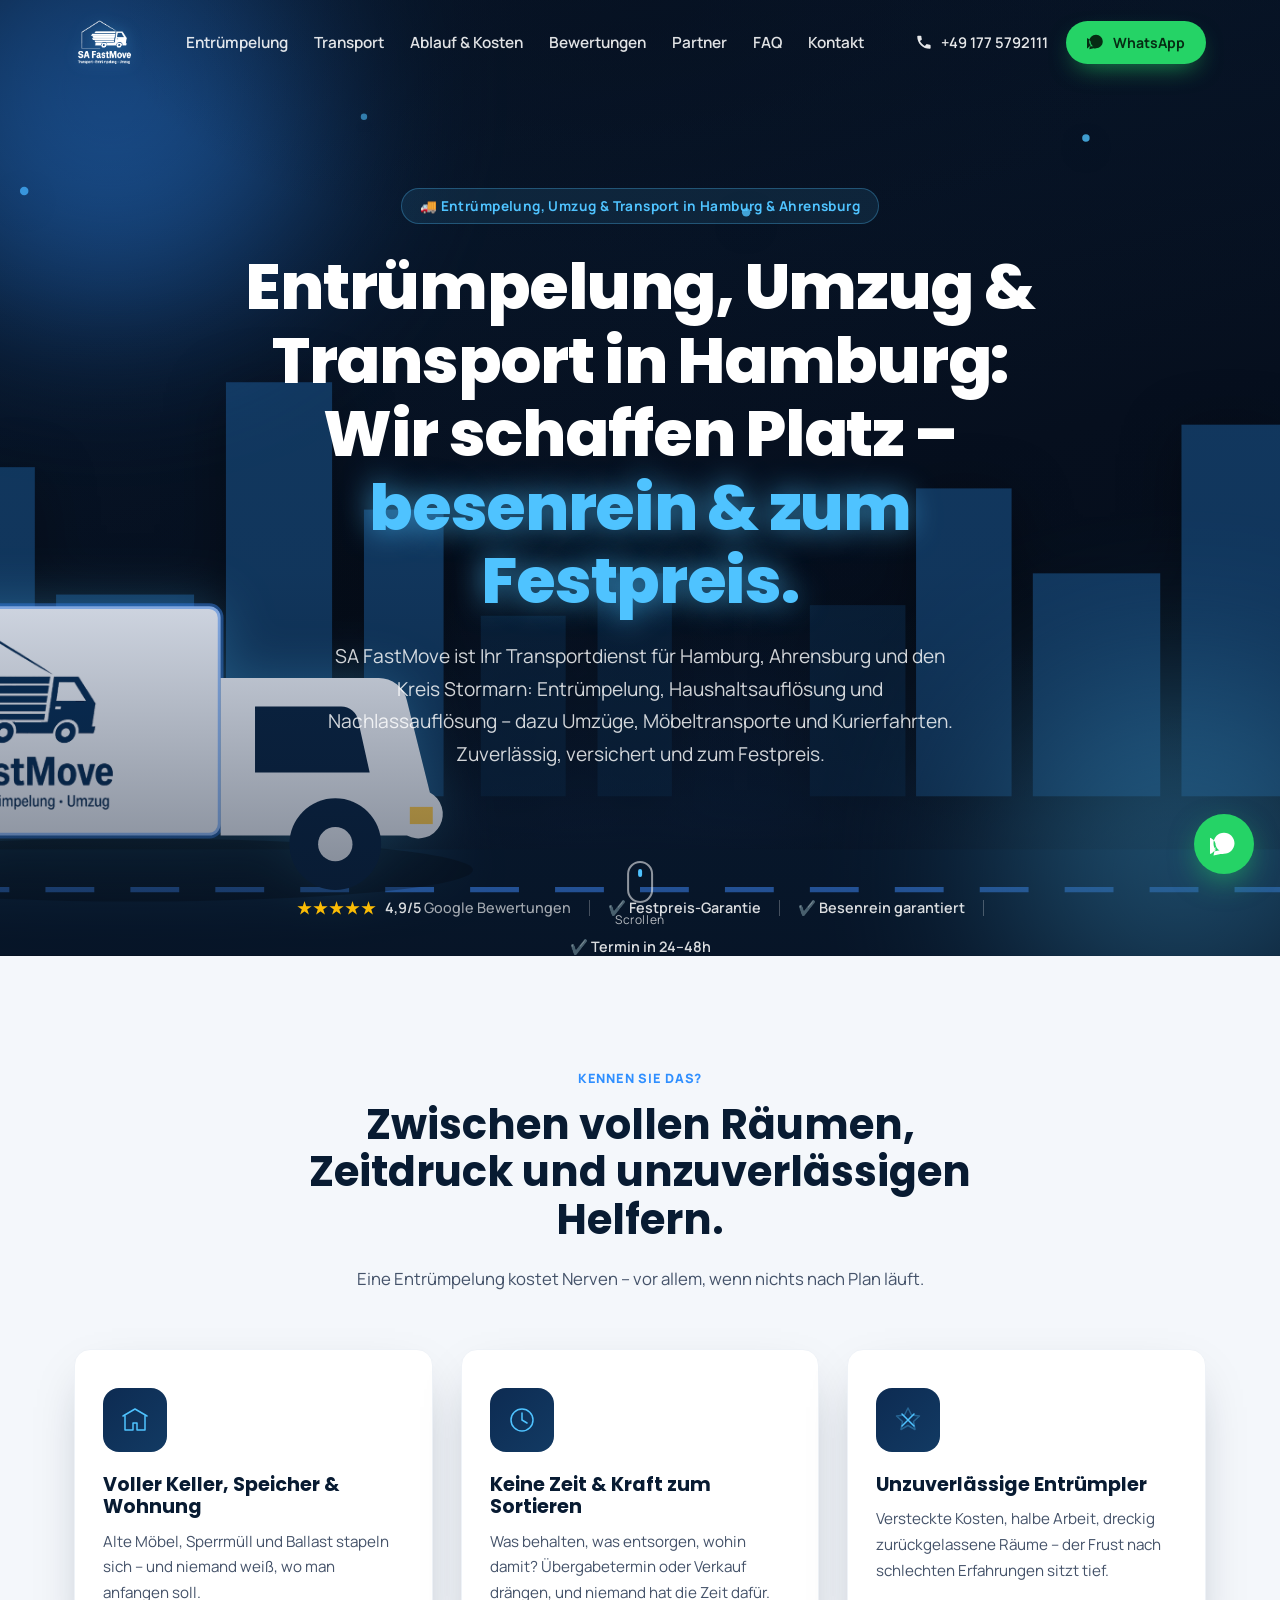
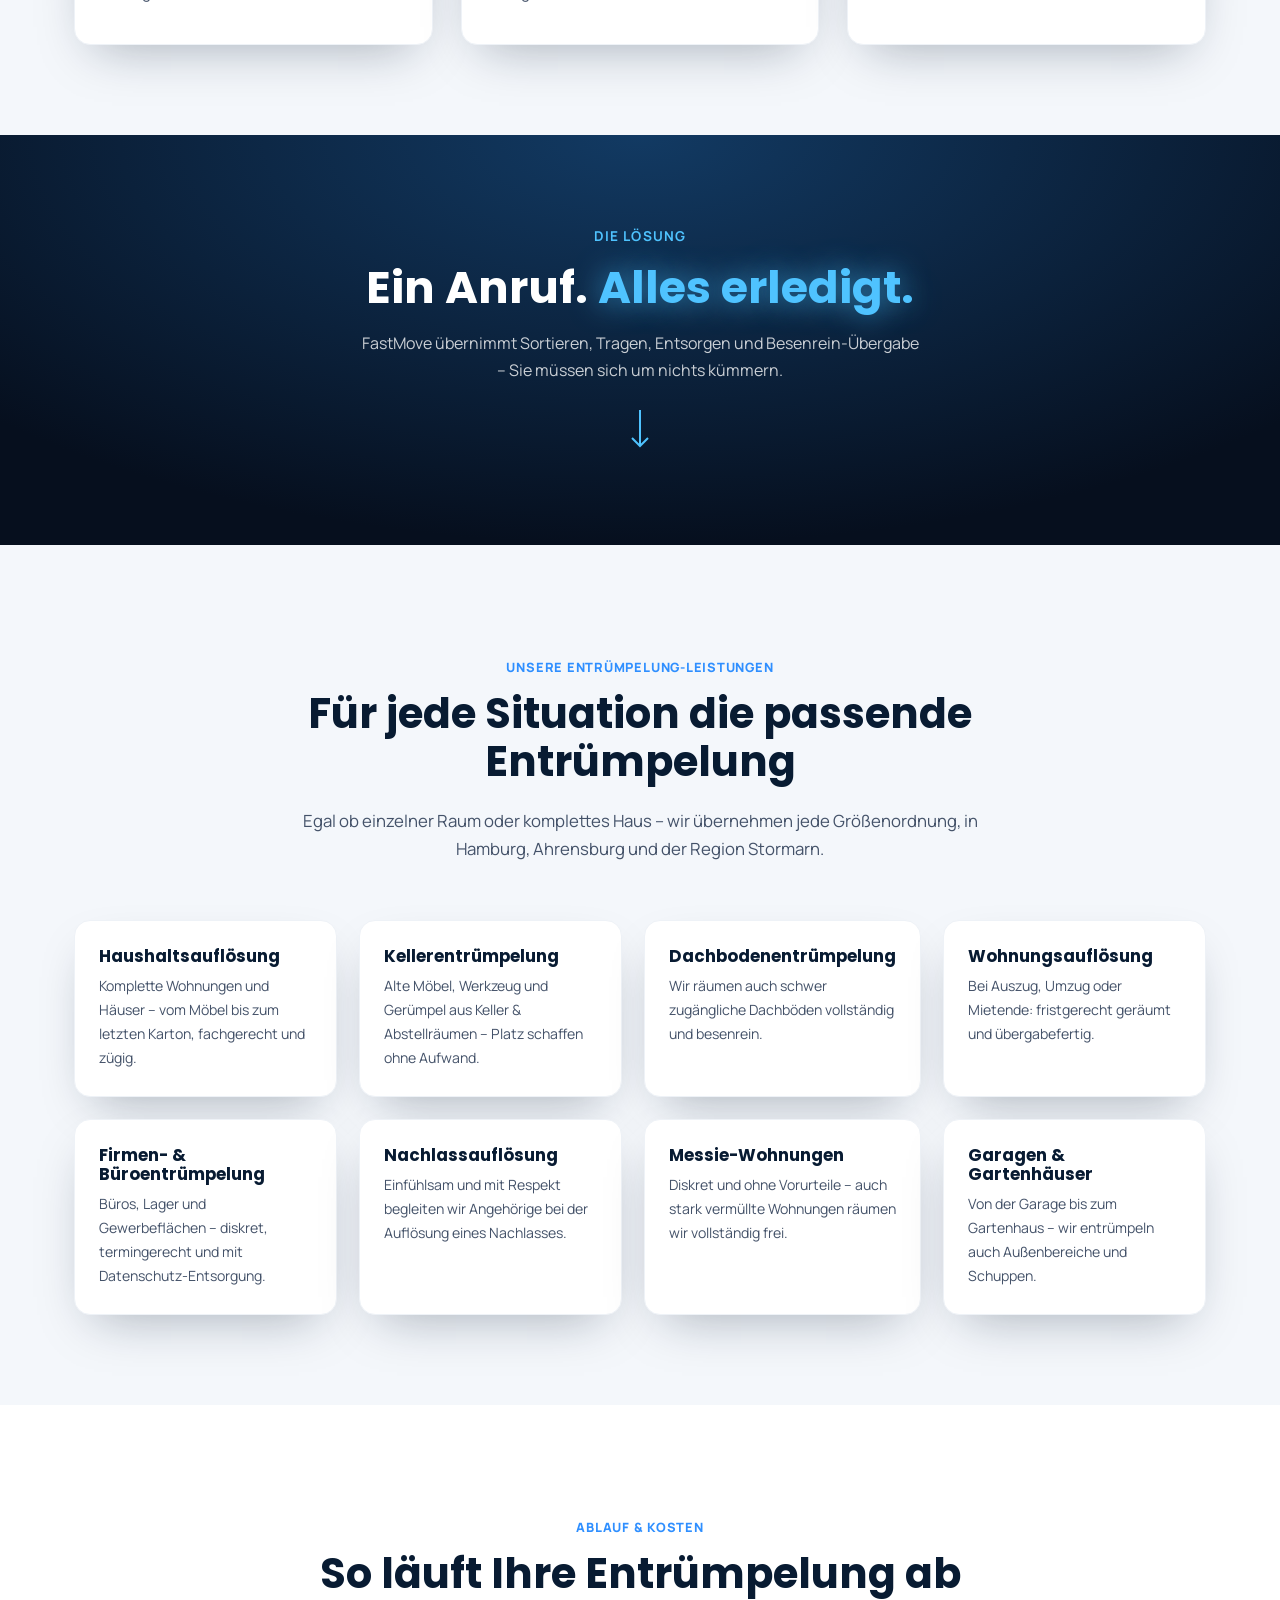
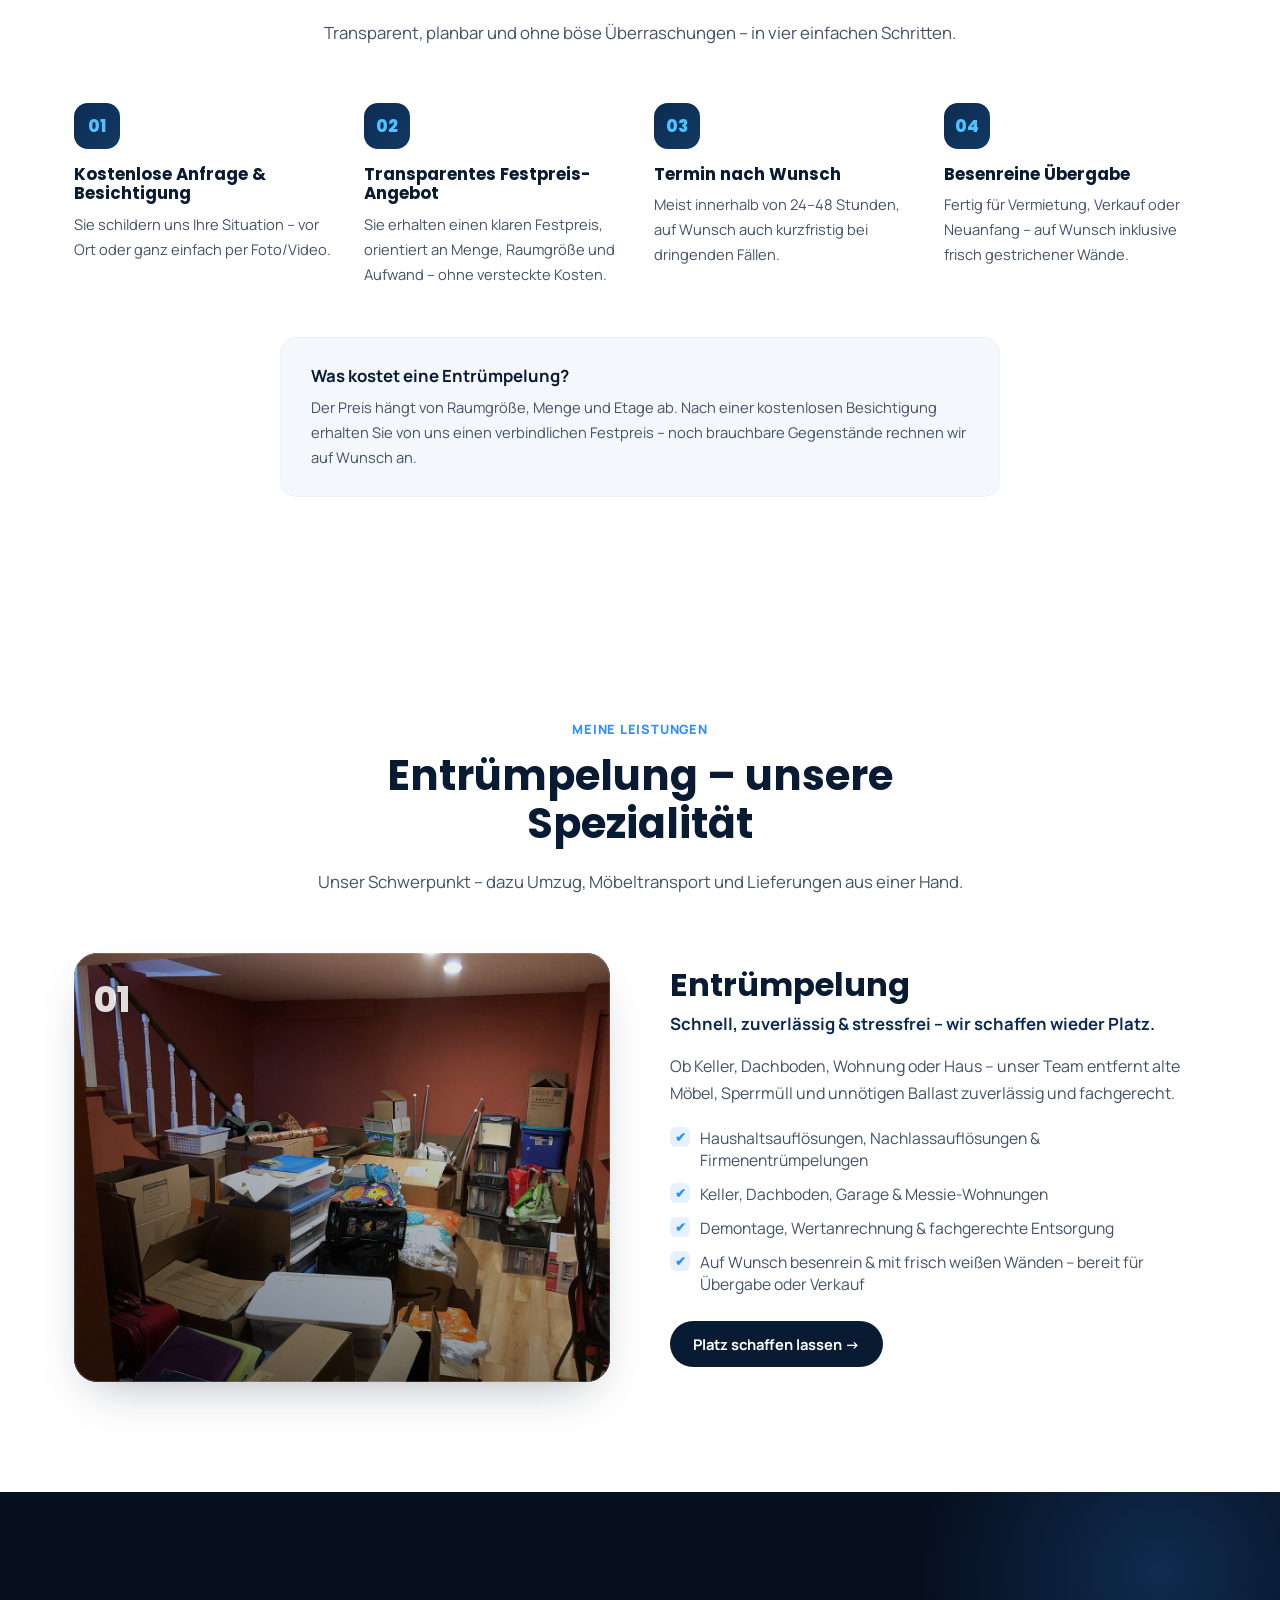
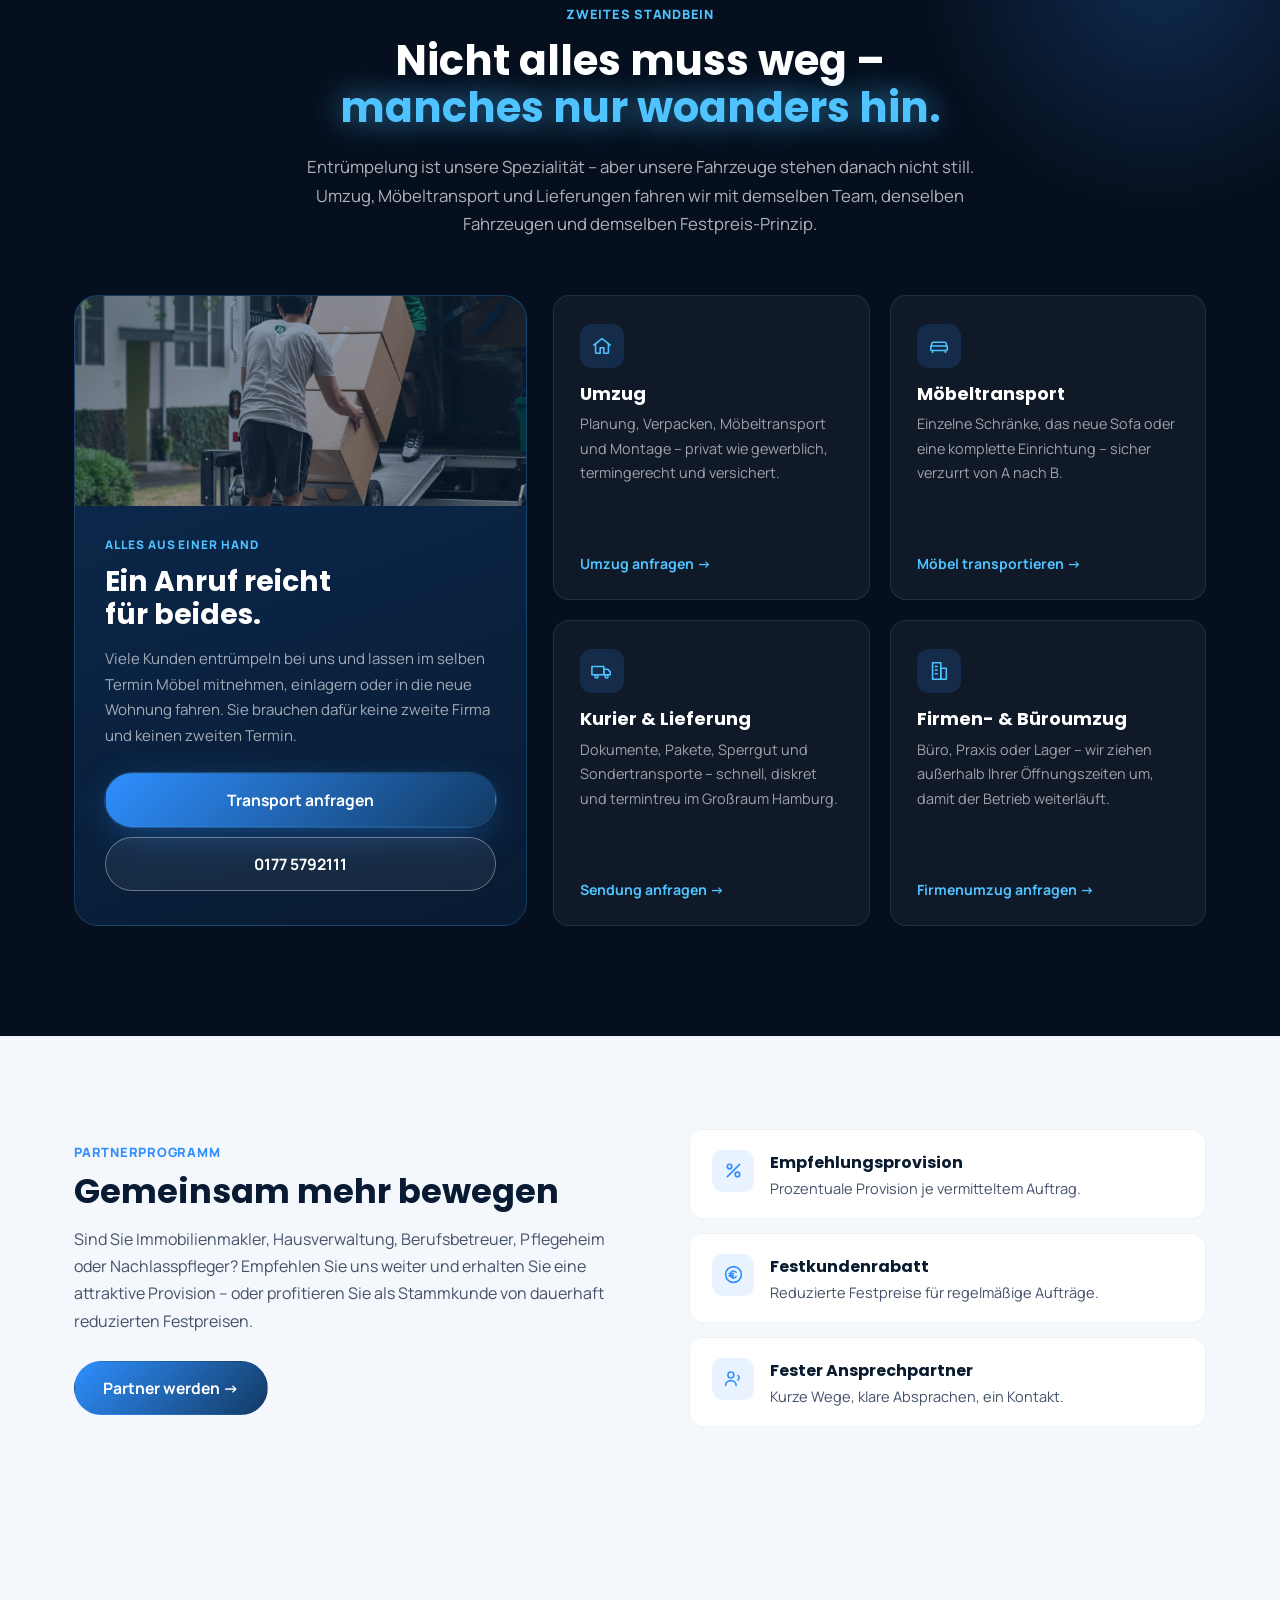
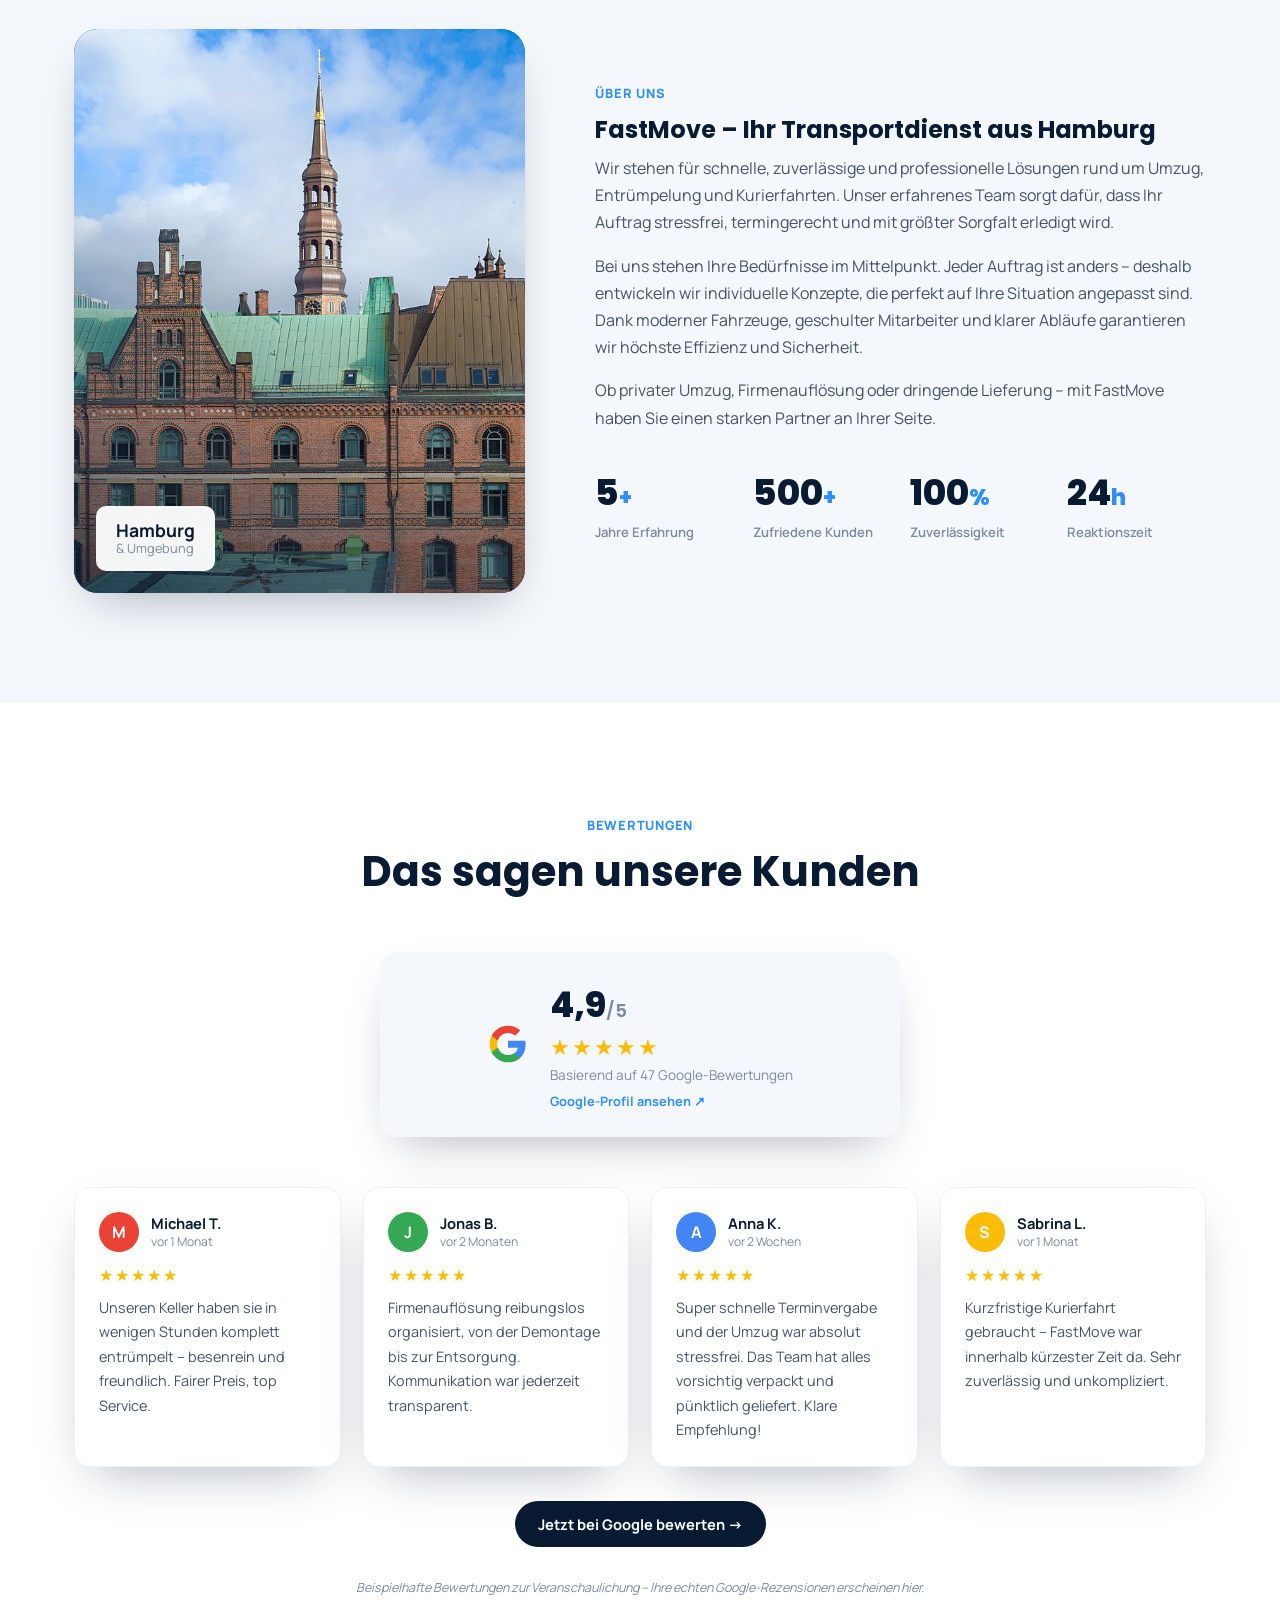
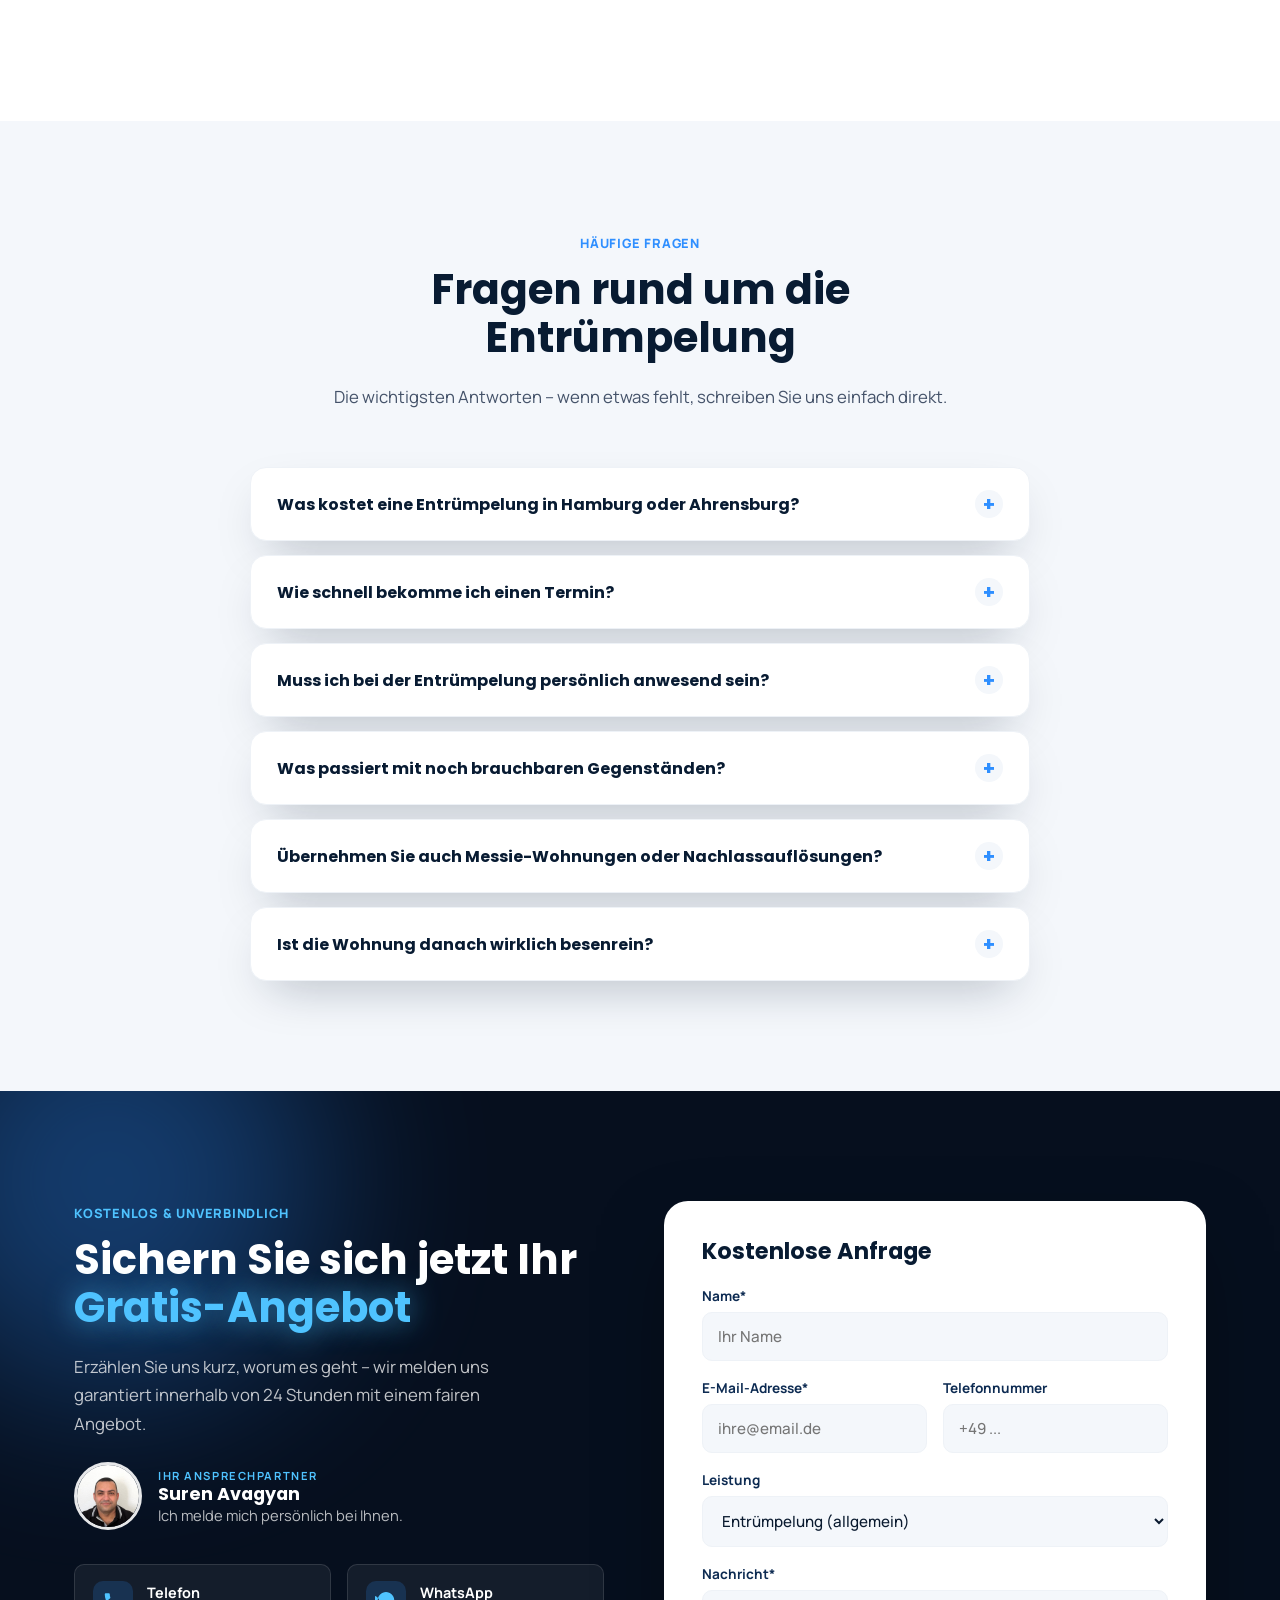
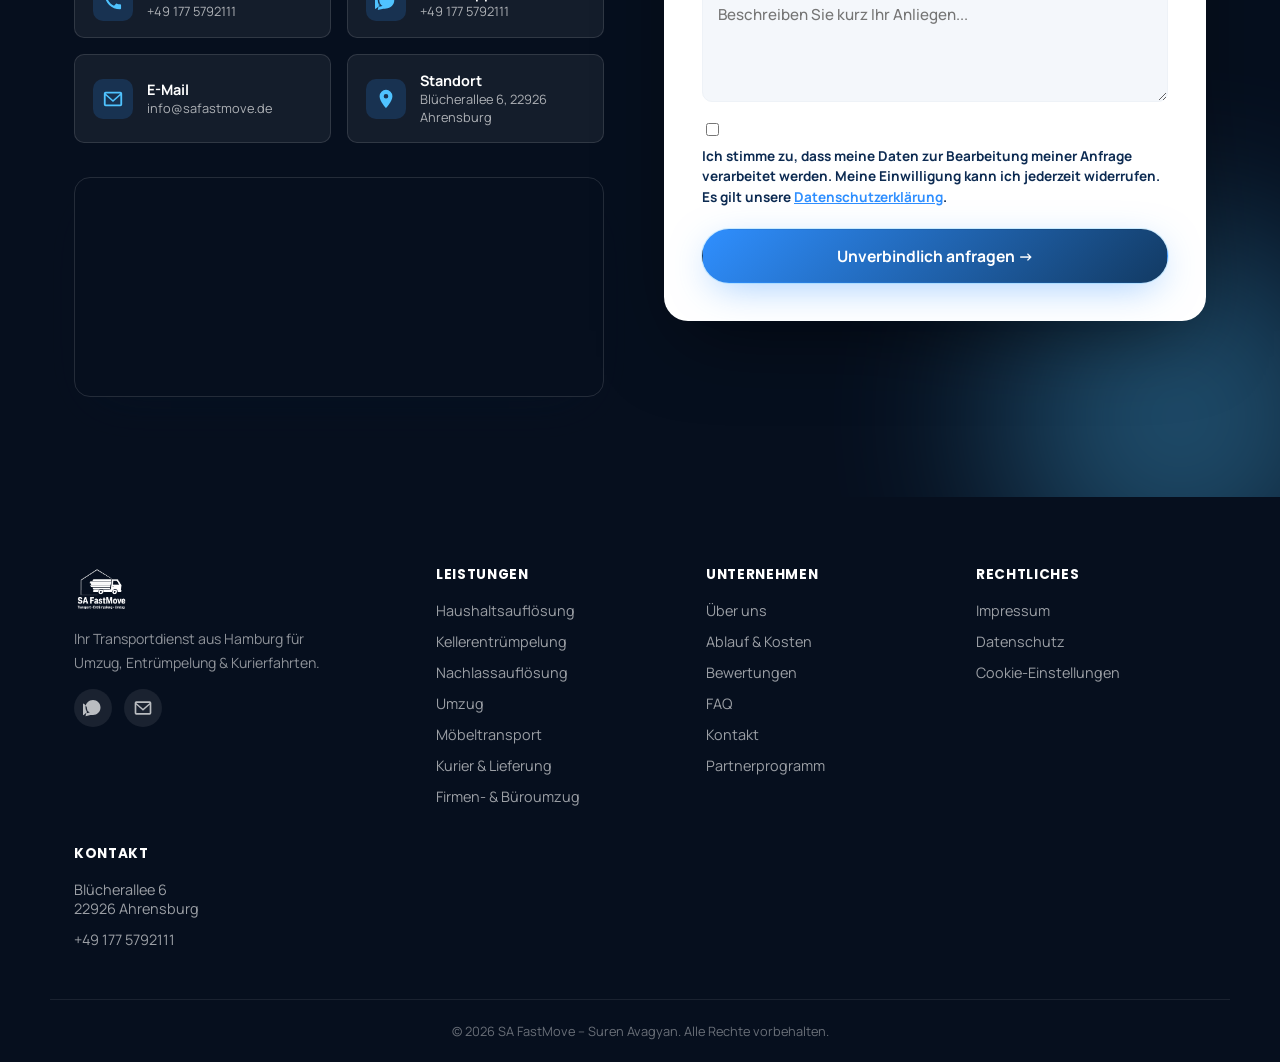
<file: index.html>
<!DOCTYPE html>
<html lang="de">
<head>
<meta charset="UTF-8">
<meta name="viewport" content="width=device-width, initial-scale=1.0, viewport-fit=cover">
<title>Entrümpelung, Umzug & Transport Hamburg & Ahrensburg | SA FastMove</title>
<meta name="description" content="Entrümpelung in Hamburg & Ahrensburg: Haushaltsauflösung, Keller, Dachboden, Wohnung, Nachlass & Messie-Wohnungen. Festpreis, besenrein, kostenlose Besichtigung. Dazu Umzug & Kurierdienst. Jetzt anfragen.">
<meta name="keywords" content="Entrümpelung Hamburg, Entrümpelung Ahrensburg, Haushaltsauflösung Hamburg, Kellerentrümpelung, Wohnungsauflösung, Nachlassauflösung, Entrümpelung Kosten, Entrümpelungsfirma Hamburg">
<link rel="canonical" href="https://www.safastmove.de/">
<meta name="robots" content="index, follow">

<!-- Open Graph / Social Sharing -->
<meta property="og:type" content="website">
<meta property="og:locale" content="de_DE">
<meta property="og:site_name" content="FastMove">
<meta property="og:title" content="Entrümpelung Hamburg & Ahrensburg | Festpreis & besenrein – FastMove">
<meta property="og:description" content="Haushaltsauflösung, Keller, Dachboden & Nachlass – schnell, zuverlässig, besenrein. Festpreis & kostenlose Besichtigung. Jetzt Angebot sichern.">
<meta property="og:url" content="https://www.safastmove.de/">
<meta property="og:image" content="https://www.safastmove.de/images/SALogo.png">
<meta name="twitter:card" content="summary">
<meta name="twitter:title" content="Entrümpelung Hamburg & Ahrensburg | FastMove">
<meta name="twitter:description" content="Haushaltsauflösung, Keller, Dachboden & Nachlass – schnell, zuverlässig, besenrein. Festpreis & kostenlose Besichtigung.">
<meta name="twitter:image" content="https://www.safastmove.de/images/SALogo.png">

<link rel="icon" type="image/png" href="images/SALogo-transparent.png">
<link rel="preconnect" href="https://fonts.googleapis.com">
<link rel="preconnect" href="https://fonts.gstatic.com" crossorigin>
<link href="https://fonts.googleapis.com/css2?family=Manrope:wght@400;500;600;700;800&family=Poppins:wght@600;700;800;900&display=swap" rel="stylesheet">
<link rel="stylesheet" href="styles.css?v=5">

<!-- Local Business structured data (Google SEO) -->
<script type="application/ld+json">
{
  "@context": "https://schema.org",
  "@type": "MovingCompany",
  "name": "SA FastMove",
  "image": "https://www.safastmove.de/images/SALogo.png",
  "url": "https://www.safastmove.de/",
  "telephone": "+491775792111",
  "priceRange": "€€",
  "address": {
    "@type": "PostalAddress",
    "streetAddress": "Blücherallee 6",
    "postalCode": "22926",
    "addressLocality": "Ahrensburg",
    "addressCountry": "DE"
  },
  "areaServed": ["Hamburg", "Ahrensburg", "Stormarn"],
  "aggregateRating": {
    "@type": "AggregateRating",
    "ratingValue": "4.9",
    "reviewCount": "47"
  },
  "makesOffer": [
    { "@type": "Offer", "itemOffered": { "@type": "Service", "name": "Entrümpelung", "serviceType": "Entrümpelung" } },
    { "@type": "Offer", "itemOffered": { "@type": "Service", "name": "Haushaltsauflösung", "serviceType": "Haushaltsauflösung" } },
    { "@type": "Offer", "itemOffered": { "@type": "Service", "name": "Kellerentrümpelung", "serviceType": "Kellerentrümpelung" } },
    { "@type": "Offer", "itemOffered": { "@type": "Service", "name": "Wohnungsauflösung", "serviceType": "Wohnungsauflösung" } },
    { "@type": "Offer", "itemOffered": { "@type": "Service", "name": "Nachlassauflösung", "serviceType": "Nachlassauflösung" } },
    { "@type": "Offer", "itemOffered": { "@type": "Service", "name": "Umzug", "serviceType": "Umzug" } },
    { "@type": "Offer", "itemOffered": { "@type": "Service", "name": "Möbeltransport", "serviceType": "Möbeltransport" } },
    { "@type": "Offer", "itemOffered": { "@type": "Service", "name": "Kurierdienst", "serviceType": "Kurierdienst" } },
    { "@type": "Offer", "itemOffered": { "@type": "Service", "name": "Firmenumzug", "serviceType": "Firmenumzug" } }
  ]
}
</script>

<!-- FAQ structured data (Google rich snippets) -->
<script type="application/ld+json">
{
  "@context": "https://schema.org",
  "@type": "FAQPage",
  "mainEntity": [
    {
      "@type": "Question",
      "name": "Was kostet eine Entrümpelung in Hamburg oder Ahrensburg?",
      "acceptedAnswer": { "@type": "Answer", "text": "Der Preis richtet sich nach Raumgröße, Menge, Etage und Aufwand. Nach einer kostenlosen Besichtigung vor Ort oder per Foto erhalten Sie von uns einen transparenten Festpreis ohne versteckte Kosten." }
    },
    {
      "@type": "Question",
      "name": "Wie schnell bekomme ich einen Termin für die Entrümpelung?",
      "acceptedAnswer": { "@type": "Answer", "text": "In der Regel innerhalb von 24 bis 48 Stunden nach Ihrer Anfrage. Bei dringenden Fällen, etwa vor einer Wohnungsübergabe, sind auch kurzfristigere Termine möglich." }
    },
    {
      "@type": "Question",
      "name": "Muss ich bei der Entrümpelung persönlich anwesend sein?",
      "acceptedAnswer": { "@type": "Answer", "text": "Nein. Mit Schlüsselübergabe oder Vollmacht führen wir die Entrümpelung auch ohne Ihre Anwesenheit durch – ideal bei Nachlässen oder wenn Sie keine Zeit haben." }
    },
    {
      "@type": "Question",
      "name": "Übernehmen Sie auch Messie-Wohnungen und Nachlassauflösungen?",
      "acceptedAnswer": { "@type": "Answer", "text": "Ja, wir übernehmen Messie-Wohnungen und Nachlassauflösungen diskret, einfühlsam und ohne Vorurteile – von der Räumung bis zur besenreinen Übergabe." }
    },
    {
      "@type": "Question",
      "name": "Ist die Wohnung nach der Entrümpelung wirklich besenrein?",
      "acceptedAnswer": { "@type": "Answer", "text": "Ja, das garantieren wir. Auf Wunsch übernehmen wir zusätzlich frisch gestrichene Wände, damit die Räume direkt für Vermietung oder Verkauf bereit sind." }
    }
  ]
}
</script>
</head>
<body>

<!-- ===== Loader ===== -->
<div class="loader" id="loader">
  <img src="images/SALogo-transparent.png" alt="FastMove" class="loader-logo">
</div>

<!-- ===== Progress bar ===== -->
<div class="scroll-progress" id="scrollProgress"></div>

<!-- ===== Header / Nav ===== -->
<header class="site-header" id="siteHeader">
  <div class="container header-inner">
    <a href="#hero" class="brand">
      <img src="images/SALogo-transparent.png" alt="FastMove Logo" class="brand-logo">
    </a>
    <nav class="main-nav" id="mainNav">
      <a href="#entruempelung-leistungen" class="nav-link">Entrümpelung</a>
      <a href="#transport" class="nav-link">Transport</a>
      <a href="#ablauf" class="nav-link">Ablauf &amp; Kosten</a>
      <a href="#bewertungen" class="nav-link">Bewertungen</a>
      <a href="#partnerprogramm" class="nav-link">Partner</a>
      <a href="#faq" class="nav-link">FAQ</a>
      <a href="#kontakt" class="nav-link">Kontakt</a>
    </nav>
    <div class="header-actions">
      <a href="tel:+491775792111" class="header-phone">
        <svg viewBox="0 0 24 24" width="18" height="18"><path fill="currentColor" d="M6.6 10.8c1.4 2.8 3.7 5.1 6.5 6.5l2.2-2.2c.3-.3.7-.4 1-.2 1.1.4 2.3.6 3.5.6.6 0 1 .4 1 1V20c0 .6-.4 1-1 1C10.4 21 3 13.6 3 4.5c0-.6.4-1 1-1h3.5c.6 0 1 .4 1 1 0 1.2.2 2.4.6 3.5.1.3 0 .7-.2 1L6.6 10.8z"/></svg>
        <span>+49 177 5792111</span>
      </a>
      <a href="https://wa.me/491775792111?text=Hallo%20FastMove%2C%20ich%20h%C3%A4tte%20gerne%20ein%20unverbindliches%20Angebot." target="_blank" rel="noopener" class="btn btn-cta btn-whatsapp-nav">
        <svg viewBox="0 0 32 32" width="18" height="18"><path fill="currentColor" d="M16.001 3C9.373 3 4 8.373 4 15c0 2.29.638 4.43 1.744 6.256L4 29l7.955-1.703A11.94 11.94 0 0016 27c6.628 0 12-5.373 12-12S22.629 3 16.001 3zm0 21.8a9.77 9.77 0 01-5.02-1.38l-.36-.214-4.72 1.01 1.005-4.606-.235-.375A9.77 9.77 0 116.2 15c0 5.412 4.39 9.8 9.8 9.8zm5.36-7.34c-.294-.147-1.74-.858-2.01-.956-.27-.098-.467-.147-.663.147-.196.294-.76.956-.932 1.152-.172.196-.343.22-.637.073-.294-.147-1.24-.457-2.363-1.46-.874-.78-1.463-1.744-1.635-2.038-.172-.294-.018-.453.13-.6.133-.132.294-.343.442-.514.147-.172.196-.294.294-.49.098-.196.049-.368-.024-.514-.073-.147-.663-1.6-.91-2.19-.24-.577-.483-.5-.663-.51l-.564-.01c-.196 0-.514.073-.784.368-.27.294-1.03 1.007-1.03 2.456s1.054 2.848 1.2 3.045c.147.196 2.075 3.168 5.028 4.442.703.303 1.25.484 1.677.62.705.224 1.346.192 1.853.117.565-.084 1.74-.712 1.985-1.4.245-.688.245-1.278.172-1.4-.073-.122-.269-.196-.564-.343z"/></svg>
        <span>WhatsApp</span>
      </a>
    </div>
    <button class="nav-toggle" id="navToggle" aria-label="Menü öffnen" aria-expanded="false">
      <span></span><span></span><span></span>
    </button>
  </div>
</header>

<!-- ===== HERO ===== -->
<section class="hero" id="hero">
  <div class="hero-bg">
    <div class="hero-gradient"></div>
    <div class="hero-illustration" id="heroIllustration" aria-hidden="true">
      <svg viewBox="0 0 1600 900" preserveAspectRatio="xMidYMid slice" class="hero-svg" xmlns:xlink="http://www.w3.org/1999/xlink">
        <!-- skyline -->
        <g class="skyline" fill="#123a63">
          <rect x="10" y="520" width="110" height="230"/>
          <rect x="140" y="440" width="90" height="310"/>
          <rect x="250" y="560" width="130" height="190"/>
          <rect x="410" y="360" width="100" height="390"/>
          <rect x="540" y="480" width="75" height="270"/>
          <rect x="1060" y="460" width="90" height="290"/>
          <rect x="1170" y="540" width="120" height="210"/>
          <rect x="1310" y="400" width="100" height="350"/>
          <rect x="1430" y="500" width="85" height="250"/>
          <rect x="1530" y="450" width="70" height="300"/>
        </g>
        <g class="skyline-far" fill="#0e3153" opacity="0.55">
          <rect x="0" y="600" width="70" height="150"/>
          <rect x="90" y="570" width="60" height="180"/>
          <rect x="650" y="580" width="80" height="170"/>
          <rect x="760" y="540" width="70" height="210"/>
          <rect x="960" y="570" width="90" height="180"/>
          <rect x="1580" y="560" width="60" height="190"/>
        </g>
        <!-- road -->
        <rect x="0" y="800" width="1600" height="100" fill="#081c33"/>
        <line x1="0" y1="838" x2="1600" y2="838" stroke="#3d8bfd" stroke-width="5" stroke-dasharray="46 34" class="road-line"/>

        <!-- floating glow particles -->
        <circle class="particle p1" cx="220" cy="180" r="4" fill="#4fc3ff"/>
        <circle class="particle p2" cx="540" cy="110" r="3" fill="#4fc3ff"/>
        <circle class="particle p3" cx="900" cy="200" r="4" fill="#4fc3ff"/>
        <circle class="particle p4" cx="1220" cy="130" r="3.5" fill="#4fc3ff"/>
        <circle class="particle p5" cx="1460" cy="220" r="3" fill="#4fc3ff"/>

        <!-- truck group, animated driving across -->
        <g class="truck-group">
          <g transform="translate(0,517) scale(2.7)">
            <!-- shadow -->
            <ellipse cx="120" cy="112" rx="118" ry="11" fill="#000" opacity="0.3"/>
            <!-- cargo box -->
            <rect x="0" y="20" width="150" height="80" rx="4" fill="#eef4ff"/>
            <rect x="0" y="20" width="150" height="80" rx="4" fill="none" stroke="#3d8bfd" stroke-width="2" opacity="0.5"/>
            <!-- Logo-Beschriftung auf dem Kofferaufbau -->
            <image href="images/logo-truck-livery.png" xlink:href="images/logo-truck-livery.png"
                   x="8" y="29" width="134" height="62"
                   preserveAspectRatio="xMidYMid meet"/>
            <!-- cabin -->
            <path d="M150 45 h55 a10 10 0 0 1 10 8 l8 32 a8 8 0 0 1 -8 15 h-65 z" fill="#eef4ff"/>
            <path d="M162 55 h30 a6 6 0 0 1 6 5 l4 18 h-40 z" fill="#0b2748"/>
            <circle cx="45" cy="103" r="16" fill="#0b2748"/>
            <circle cx="45" cy="103" r="6" fill="#eef4ff"/>
            <circle cx="190" cy="103" r="16" fill="#0b2748"/>
            <circle cx="190" cy="103" r="6" fill="#eef4ff"/>
            <rect x="216" y="90" width="8" height="6" fill="#ffce54"/>
          </g>
        </g>
      </svg>
    </div>
    <div class="hero-overlay"></div>
    <div class="hero-glow glow-1"></div>
    <div class="hero-glow glow-2"></div>
  </div>

  <div class="container hero-content">
    <span class="eyebrow reveal">🚚 Entrümpelung, Umzug &amp; Transport in Hamburg &amp; Ahrensburg</span>
    <h1 class="hero-title reveal">Entrümpelung, Umzug &amp; Transport in Hamburg:<br>Wir schaffen Platz – <span class="text-glow">besenrein &amp; zum Festpreis.</span></h1>
    <p class="hero-sub reveal">SA FastMove ist Ihr Transportdienst für Hamburg, Ahrensburg und den Kreis Stormarn: Entrümpelung, Haushaltsauflösung und Nachlassauflösung – dazu Umzüge, Möbeltransporte und Kurierfahrten. Zuverlässig, versichert und zum Festpreis.</p>

    <div class="hero-cta-row reveal">
      <a href="#kontakt" class="btn btn-primary btn-glow">Kostenlose Entrümpelung anfragen</a>
      <a href="https://wa.me/491775792111?text=Hallo%20FastMove%2C%20ich%20h%C3%A4tte%20gerne%20ein%20unverbindliches%20Angebot%20f%C3%BCr%20eine%20Entr%C3%BCmpelung." target="_blank" rel="noopener" class="btn btn-outline">
        <svg viewBox="0 0 32 32" width="20" height="20"><path fill="currentColor" d="M16.001 3C9.373 3 4 8.373 4 15c0 2.29.638 4.43 1.744 6.256L4 29l7.955-1.703A11.94 11.94 0 0016 27c6.628 0 12-5.373 12-12S22.629 3 16.001 3zm0 21.8a9.77 9.77 0 01-5.02-1.38l-.36-.214-4.72 1.01 1.005-4.606-.235-.375A9.77 9.77 0 116.2 15c0 5.412 4.39 9.8 9.8 9.8zm5.36-7.34c-.294-.147-1.74-.858-2.01-.956-.27-.098-.467-.147-.663.147-.196.294-.76.956-.932 1.152-.172.196-.343.22-.637.073-.294-.147-1.24-.457-2.363-1.46-.874-.78-1.463-1.744-1.635-2.038-.172-.294-.018-.453.13-.6.133-.132.294-.343.442-.514.147-.172.196-.294.294-.49.098-.196.049-.368-.024-.514-.073-.147-.663-1.6-.91-2.19-.24-.577-.483-.5-.663-.51l-.564-.01c-.196 0-.514.073-.784.368-.27.294-1.03 1.007-1.03 2.456s1.054 2.848 1.2 3.045c.147.196 2.075 3.168 5.028 4.442.703.303 1.25.484 1.677.62.705.224 1.346.192 1.853.117.565-.084 1.74-.712 1.985-1.4.245-.688.245-1.278.172-1.4-.073-.122-.269-.196-.564-.343z"/></svg>
        WhatsApp Kontakt
      </a>
    </div>

    <div class="hero-trust reveal">
      <div class="trust-item">
        <span class="stars" aria-hidden="true">★★★★★</span>
        <span>4,9/5 <em>Google Bewertungen</em></span>
      </div>
      <div class="trust-sep"></div>
      <div class="trust-item">✔️ Festpreis-Garantie</div>
      <div class="trust-sep"></div>
      <div class="trust-item">✔️ Besenrein garantiert</div>
      <div class="trust-sep"></div>
      <div class="trust-item">✔️ Termin in 24–48h</div>
    </div>
  </div>

  <a href="#problem" class="scroll-cue" aria-label="Nach unten scrollen">
    <span class="mouse"><span class="wheel"></span></span>
    <span class="scroll-cue-text">Scrollen</span>
  </a>
</section>

<!-- ===== PROBLEM ===== -->
<section class="problem" id="problem">
  <div class="container">
    <div class="section-head reveal">
      <span class="kicker">Kennen Sie das?</span>
      <h2>Zwischen vollen Räumen, <br>Zeitdruck und unzuverlässigen Helfern.</h2>
      <p class="section-sub">Eine Entrümpelung kostet Nerven – vor allem, wenn nichts nach Plan läuft.</p>
    </div>

    <div class="problem-grid">
      <div class="problem-card reveal">
        <div class="problem-icon">
          <svg viewBox="0 0 64 64"><path fill="none" stroke="currentColor" stroke-width="3" stroke-linecap="round" stroke-linejoin="round" d="M8 24l24-14 24 14M12 24v28h16V38h8v14h16V24"/></svg>
        </div>
        <h3>Voller Keller, Speicher &amp; Wohnung</h3>
        <p>Alte Möbel, Sperrmüll und Ballast stapeln sich – und niemand weiß, wo man anfangen soll.</p>
      </div>
      <div class="problem-card reveal">
        <div class="problem-icon">
          <svg viewBox="0 0 64 64"><circle cx="32" cy="32" r="22" fill="none" stroke="currentColor" stroke-width="3"/><path fill="none" stroke="currentColor" stroke-width="3" stroke-linecap="round" d="M32 18v14l10 6"/></svg>
        </div>
        <h3>Keine Zeit &amp; Kraft zum Sortieren</h3>
        <p>Was behalten, was entsorgen, wohin damit? Übergabetermin oder Verkauf drängen, und niemand hat die Zeit dafür.</p>
      </div>
      <div class="problem-card reveal">
        <div class="problem-icon">
          <svg viewBox="0 0 64 64"><path fill="none" stroke="currentColor" stroke-width="3" stroke-linecap="round" stroke-linejoin="round" d="M32 8l7 14 16 2-12 11 3 16-14-8-14 8 3-16-12-11 16-2z" opacity="0.35"/><path fill="none" stroke="currentColor" stroke-width="3" stroke-linecap="round" d="M20 44l24-24M20 20l24 24"/></svg>
        </div>
        <h3>Unzuverlässige Entrümpler</h3>
        <p>Versteckte Kosten, halbe Arbeit, dreckig zurückgelassene Räume – der Frust nach schlechten Erfahrungen sitzt tief.</p>
      </div>
    </div>
  </div>
</section>

<!-- ===== SOLUTION TRANSITION ===== -->
<section class="solution-strip">
  <div class="container">
    <p class="solution-eyebrow reveal">Die Lösung</p>
    <h2 class="solution-title reveal">Ein Anruf. <span class="text-glow">Alles erledigt.</span></h2>
    <p class="solution-sub reveal">FastMove übernimmt Sortieren, Tragen, Entsorgen und Besenrein-Übergabe – Sie müssen sich um nichts kümmern.</p>
    <div class="solution-arrow reveal">
      <svg viewBox="0 0 24 40" width="24" height="40"><path fill="none" stroke="currentColor" stroke-width="2" d="M12 0v36M4 28l8 8 8-8"/></svg>
    </div>
  </div>
</section>

<!-- ===== ENTRÜMPELUNG SUB-LEISTUNGEN ===== -->
<section class="subservices" id="entruempelung-leistungen">
  <div class="container">
    <div class="section-head reveal">
      <span class="kicker">Unsere Entrümpelung-Leistungen</span>
      <h2>Für jede Situation die passende Entrümpelung</h2>
      <p class="section-sub">Egal ob einzelner Raum oder komplettes Haus – wir übernehmen jede Größenordnung, in Hamburg, Ahrensburg und der Region Stormarn.</p>
    </div>

    <div class="subservice-grid">
      <div class="subservice-card reveal" id="haushaltsaufloesung">
        <h3>Haushaltsauflösung</h3>
        <p>Komplette Wohnungen und Häuser – vom Möbel bis zum letzten Karton, fachgerecht und zügig.</p>
      </div>
      <div class="subservice-card reveal" id="kellerentruempelung">
        <h3>Kellerentrümpelung</h3>
        <p>Alte Möbel, Werkzeug und Gerümpel aus Keller &amp; Abstellräumen – Platz schaffen ohne Aufwand.</p>
      </div>
      <div class="subservice-card reveal" id="dachbodenentruempelung">
        <h3>Dachbodenentrümpelung</h3>
        <p>Wir räumen auch schwer zugängliche Dachböden vollständig und besenrein.</p>
      </div>
      <div class="subservice-card reveal" id="wohnungsaufloesung">
        <h3>Wohnungsauflösung</h3>
        <p>Bei Auszug, Umzug oder Mietende: fristgerecht geräumt und übergabefertig.</p>
      </div>
      <div class="subservice-card reveal" id="firmenentruempelung">
        <h3>Firmen- &amp; Büroentrümpelung</h3>
        <p>Büros, Lager und Gewerbeflächen – diskret, termingerecht und mit Datenschutz-Entsorgung.</p>
      </div>
      <div class="subservice-card reveal" id="nachlassaufloesung">
        <h3>Nachlassauflösung</h3>
        <p>Einfühlsam und mit Respekt begleiten wir Angehörige bei der Auflösung eines Nachlasses.</p>
      </div>
      <div class="subservice-card reveal" id="messie-wohnung">
        <h3>Messie-Wohnungen</h3>
        <p>Diskret und ohne Vorurteile – auch stark vermüllte Wohnungen räumen wir vollständig frei.</p>
      </div>
      <div class="subservice-card reveal" id="garagenentruempelung">
        <h3>Garagen &amp; Gartenhäuser</h3>
        <p>Von der Garage bis zum Gartenhaus – wir entrümpeln auch Außenbereiche und Schuppen.</p>
      </div>
    </div>
  </div>
</section>

<!-- ===== ABLAUF & KOSTEN ===== -->
<section class="process" id="ablauf">
  <div class="container">
    <div class="section-head reveal">
      <span class="kicker">Ablauf &amp; Kosten</span>
      <h2>So läuft Ihre Entrümpelung ab</h2>
      <p class="section-sub">Transparent, planbar und ohne böse Überraschungen – in vier einfachen Schritten.</p>
    </div>

    <div class="process-grid">
      <div class="process-step reveal">
        <span class="process-num">01</span>
        <h3>Kostenlose Anfrage &amp; Besichtigung</h3>
        <p>Sie schildern uns Ihre Situation – vor Ort oder ganz einfach per Foto/Video.</p>
      </div>
      <div class="process-step reveal">
        <span class="process-num">02</span>
        <h3>Transparentes Festpreis-Angebot</h3>
        <p>Sie erhalten einen klaren Festpreis, orientiert an Menge, Raumgröße und Aufwand – ohne versteckte Kosten.</p>
      </div>
      <div class="process-step reveal">
        <span class="process-num">03</span>
        <h3>Termin nach Wunsch</h3>
        <p>Meist innerhalb von 24–48 Stunden, auf Wunsch auch kurzfristig bei dringenden Fällen.</p>
      </div>
      <div class="process-step reveal">
        <span class="process-num">04</span>
        <h3>Besenreine Übergabe</h3>
        <p>Fertig für Vermietung, Verkauf oder Neuanfang – auf Wunsch inklusive frisch gestrichener Wände.</p>
      </div>
    </div>

    <div class="process-note reveal">
      <strong>Was kostet eine Entrümpelung?</strong>
      <p>Der Preis hängt von Raumgröße, Menge und Etage ab. Nach einer kostenlosen Besichtigung erhalten Sie von uns einen verbindlichen Festpreis – noch brauchbare Gegenstände rechnen wir auf Wunsch an.</p>
    </div>
  </div>
</section>

<!-- ===== LEISTUNGEN ===== -->
<section class="services" id="leistungen">
  <div class="container">
    <div class="section-head reveal">
      <span class="kicker">Meine Leistungen</span>
      <h2>Entrümpelung – unsere Spezialität</h2>
      <p class="section-sub">Unser Schwerpunkt – dazu Umzug, Möbeltransport und Lieferungen aus einer Hand.</p>
    </div>

    <!-- Service 1 -->
    <div class="service-row reveal" id="entruempelung">
      <div class="service-media">
        <img src="images/service-entruempelung.jpg" alt="Entrümpelung" class="service-img" loading="lazy">
        <div class="service-media-fallback">
          <svg viewBox="0 0 200 200"><rect x="30" y="60" width="140" height="100" rx="6" fill="none" stroke="currentColor" stroke-width="4"/><path d="M30 60l70-30 70 30" fill="none" stroke="currentColor" stroke-width="4" stroke-linejoin="round"/><rect x="55" y="90" width="35" height="35" fill="currentColor" opacity="0.5"/><rect x="110" y="100" width="35" height="25" fill="currentColor" opacity="0.3"/></svg>
        </div>
        <span class="service-badge">01</span>
      </div>
      <div class="service-text">
        <h3>Entrümpelung</h3>
        <p class="service-lead">Schnell, zuverlässig &amp; stressfrei – wir schaffen wieder Platz.</p>
        <p>Ob Keller, Dachboden, Wohnung oder Haus – unser Team entfernt alte Möbel, Sperrmüll und unnötigen Ballast zuverlässig und fachgerecht.</p>
        <ul class="check-list">
          <li>Haushaltsauflösungen, Nachlassauflösungen &amp; Firmenentrümpelungen</li>
          <li>Keller, Dachboden, Garage &amp; Messie-Wohnungen</li>
          <li>Demontage, Wertanrechnung &amp; fachgerechte Entsorgung</li>
          <li>Auf Wunsch besenrein &amp; mit frisch weißen Wänden – bereit für Übergabe oder Verkauf</li>
        </ul>
        <a href="https://wa.me/491775792111?text=Hallo%20FastMove%2C%20ich%20interessiere%20mich%20f%C3%BCr%20eine%20Entr%C3%BCmpelung." target="_blank" rel="noopener" class="btn btn-primary-sm">Platz schaffen lassen →</a>
      </div>
    </div>
  </div>

</section>

<!-- ===== TRANSPORT & LIEFERUNG ===== -->
<section class="transport" id="transport">
  <div class="container">
    <div class="section-head reveal">
      <span class="kicker kicker-light">Zweites Standbein</span>
      <h2>Nicht alles muss weg –<br><span class="text-glow">manches nur woanders hin.</span></h2>
      <p class="section-sub">Entrümpelung ist unsere Spezialität – aber unsere Fahrzeuge stehen danach nicht still. Umzug, Möbeltransport und Lieferungen fahren wir mit demselben Team, denselben Fahrzeugen und demselben Festpreis-Prinzip.</p>
    </div>

    <div class="transport-layout">
      <!-- Panel: Fuhrpark -->
      <aside class="transport-panel reveal">
        <img src="images/service-umzug.jpg" alt="FastMove Transporter im Einsatz" class="transport-panel-img" loading="lazy">
        <div class="transport-panel-body">
          <span class="transport-panel-kicker">Alles aus einer Hand</span>
          <h3>Ein Anruf reicht<br>für beides.</h3>
          <p>Viele Kunden entrümpeln bei uns und lassen im selben Termin Möbel mitnehmen, einlagern oder in die neue Wohnung fahren. Sie brauchen dafür keine zweite Firma und keinen zweiten Termin.</p>
          <div class="transport-panel-actions">
            <a href="https://wa.me/491775792111?text=Hallo%20FastMove%2C%20ich%20br%C3%A4uchte%20einen%20Transport." target="_blank" rel="noopener" class="btn btn-primary btn-glow">Transport anfragen</a>
            <a href="tel:+491775792111" class="btn btn-outline">0177 5792111</a>
          </div>
        </div>
      </aside>

      <!-- Karten -->
      <div class="transport-grid">
        <article class="transport-card reveal" id="umzug">
          <span class="transport-icon">
            <svg viewBox="0 0 24 24" fill="none" stroke="currentColor" stroke-width="1.7" stroke-linecap="round" stroke-linejoin="round"><path d="M3 11l9-7 9 7"/><path d="M5 10v9a1 1 0 001 1h4v-6h4v6h4a1 1 0 001-1v-9"/></svg>
          </span>
          <h3>Umzug</h3>
          <p>Planung, Verpacken, Möbeltransport und Montage – privat wie gewerblich, termingerecht und versichert.</p>
          <a href="https://wa.me/491775792111?text=Hallo%20FastMove%2C%20ich%20interessiere%20mich%20f%C3%BCr%20einen%20Umzug." target="_blank" rel="noopener" class="transport-link">Umzug anfragen →</a>
        </article>

        <article class="transport-card reveal" id="moebeltransport">
          <span class="transport-icon">
            <svg viewBox="0 0 24 24" fill="none" stroke="currentColor" stroke-width="1.7" stroke-linecap="round" stroke-linejoin="round"><path d="M4 12v-2a2 2 0 012-2h12a2 2 0 012 2v2"/><path d="M3 12h18v4a1 1 0 01-1 1H4a1 1 0 01-1-1v-4z"/><path d="M5 17v2M19 17v2"/></svg>
          </span>
          <h3>Möbeltransport</h3>
          <p>Einzelne Schränke, das neue Sofa oder eine komplette Einrichtung – sicher verzurrt von A nach B.</p>
          <a href="https://wa.me/491775792111?text=Hallo%20FastMove%2C%20ich%20br%C3%A4uchte%20einen%20M%C3%B6beltransport." target="_blank" rel="noopener" class="transport-link">Möbel transportieren →</a>
        </article>

        <article class="transport-card reveal" id="kurierdienst">
          <span class="transport-icon">
            <svg viewBox="0 0 24 24" fill="none" stroke="currentColor" stroke-width="1.7" stroke-linecap="round" stroke-linejoin="round"><rect x="1" y="7" width="13" height="9"/><path d="M14 10h4l3 3v3h-7z"/><circle cx="6" cy="18" r="1.7"/><circle cx="17" cy="18" r="1.7"/></svg>
          </span>
          <h3>Kurier &amp; Lieferung</h3>
          <p>Dokumente, Pakete, Sperrgut und Sondertransporte – schnell, diskret und termintreu im Großraum Hamburg.</p>
          <a href="https://wa.me/491775792111?text=Hallo%20FastMove%2C%20ich%20interessiere%20mich%20f%C3%BCr%20den%20Kurierdienst." target="_blank" rel="noopener" class="transport-link">Sendung anfragen →</a>
        </article>

        <article class="transport-card reveal" id="firmenumzug">
          <span class="transport-icon">
            <svg viewBox="0 0 24 24" fill="none" stroke="currentColor" stroke-width="1.7" stroke-linecap="round" stroke-linejoin="round"><rect x="5" y="3" width="9" height="18"/><rect x="14" y="9" width="6" height="12"/><path d="M8 7h2M8 11h2M8 15h2"/></svg>
          </span>
          <h3>Firmen- &amp; Büroumzug</h3>
          <p>Büro, Praxis oder Lager – wir ziehen außerhalb Ihrer Öffnungszeiten um, damit der Betrieb weiterläuft.</p>
          <a href="https://wa.me/491775792111?text=Hallo%20FastMove%2C%20ich%20interessiere%20mich%20f%C3%BCr%20einen%20Firmenumzug." target="_blank" rel="noopener" class="transport-link">Firmenumzug anfragen →</a>
        </article>
      </div>
    </div>
  </div>
</section>

<!-- ===== PARTNERPROGRAMM ===== -->
<section class="partnerband" id="partnerprogramm">
  <div class="container partnerband-grid">
    <div class="reveal">
      <span class="kicker">Partnerprogramm</span>
      <h2>Gemeinsam mehr bewegen</h2>
      <p class="pb-lead">Sind Sie Immobilienmakler, Hausverwaltung, Berufsbetreuer, Pflegeheim oder Nachlasspfleger? Empfehlen Sie uns weiter und erhalten Sie eine attraktive Provision &ndash; oder profitieren Sie als Stammkunde von dauerhaft reduzierten Festpreisen.</p>
      <a href="partner/" class="btn btn-primary">Partner werden &rarr;</a>
    </div>
    <div class="pb-cards reveal">
      <div class="pb-card">
        <i><svg viewBox="0 0 24 24" fill="none" stroke="currentColor" stroke-width="1.9" stroke-linecap="round"><path d="M19 5L5 19"/><circle cx="7.5" cy="7.5" r="2.6"/><circle cx="16.5" cy="16.5" r="2.6"/></svg></i>
        <span><b>Empfehlungsprovision</b><span>Prozentuale Provision je vermitteltem Auftrag.</span></span>
      </div>
      <div class="pb-card">
        <i><svg viewBox="0 0 24 24" fill="none" stroke="currentColor" stroke-width="1.8" stroke-linecap="round" stroke-linejoin="round"><circle cx="12" cy="12" r="9"/><path d="M15 9.5c-.6-1-1.8-1.6-3-1.6-1.9 0-3.2 1.4-3.2 4.1s1.3 4.1 3.2 4.1c1.2 0 2.4-.6 3-1.6"/><path d="M7 11h5M7 13.6h5"/></svg></i>
        <span><b>Festkundenrabatt</b><span>Reduzierte Festpreise f&uuml;r regelm&auml;&szlig;ige Auftr&auml;ge.</span></span>
      </div>
      <div class="pb-card">
        <i><svg viewBox="0 0 24 24" fill="none" stroke="currentColor" stroke-width="1.8" stroke-linecap="round" stroke-linejoin="round"><circle cx="9" cy="8" r="3.4"/><path d="M3 20c0-3.4 2.7-5.6 6-5.6s6 2.2 6 5.6"/><path d="M17 8.5a3 3 0 010 5"/></svg></i>
        <span><b>Fester Ansprechpartner</b><span>Kurze Wege, klare Absprachen, ein Kontakt.</span></span>
      </div>
    </div>
  </div>
</section>

<!-- ===== UEBER UNS ===== -->
<section class="about" id="ueber-uns">
  <div class="container about-grid">
    <div class="about-media reveal">
      <img src="images/about.jpg" alt="FastMove Team" class="about-img" loading="lazy">
      <div class="about-media-fallback">
        <img src="images/SALogo-transparent.png" alt="FastMove" class="about-logo-big">
      </div>
      <div class="about-badge">
        <strong>Hamburg</strong>
        <span>&amp; Umgebung</span>
      </div>
    </div>
    <div class="about-text reveal">
      <span class="kicker">Über uns</span>
      <h2>FastMove – Ihr Transportdienst aus Hamburg</h2>
      <p>Wir stehen für schnelle, zuverlässige und professionelle Lösungen rund um Umzug, Entrümpelung und Kurierfahrten. Unser erfahrenes Team sorgt dafür, dass Ihr Auftrag stressfrei, termingerecht und mit größter Sorgfalt erledigt wird.</p>
      <p>Bei uns stehen Ihre Bedürfnisse im Mittelpunkt. Jeder Auftrag ist anders – deshalb entwickeln wir individuelle Konzepte, die perfekt auf Ihre Situation angepasst sind. Dank moderner Fahrzeuge, geschulter Mitarbeiter und klarer Abläufe garantieren wir höchste Effizienz und Sicherheit.</p>
      <p>Ob privater Umzug, Firmenauflösung oder dringende Lieferung – mit FastMove haben Sie einen starken Partner an Ihrer Seite.</p>

      <div class="stats-row">
        <div class="stat">
          <span class="stat-num" data-count="5">0</span><span class="stat-plus">+</span>
          <span class="stat-label">Jahre Erfahrung</span>
        </div>
        <div class="stat">
          <span class="stat-num" data-count="500">0</span><span class="stat-plus">+</span>
          <span class="stat-label">Zufriedene Kunden</span>
        </div>
        <div class="stat">
          <span class="stat-num" data-count="100">0</span><span class="stat-plus">%</span>
          <span class="stat-label">Zuverlässigkeit</span>
        </div>
        <div class="stat">
          <span class="stat-num" data-count="24">0</span><span class="stat-plus">h</span>
          <span class="stat-label">Reaktionszeit</span>
        </div>
      </div>
    </div>
  </div>
</section>

<!-- ===== GOOGLE REVIEWS ===== -->
<section class="reviews" id="bewertungen">
  <div class="container">
    <div class="section-head reveal">
      <span class="kicker">Bewertungen</span>
      <h2>Das sagen unsere Kunden</h2>
    </div>

    <div class="google-summary reveal">
      <svg class="google-g" viewBox="0 0 48 48" width="40" height="40">
        <path fill="#4285F4" d="M45.12 24.5c0-1.56-.14-3.06-.4-4.5H24v8.51h11.84c-.51 2.75-2.06 5.08-4.39 6.64v5.52h7.11c4.16-3.83 6.56-9.47 6.56-16.17z"/>
        <path fill="#34A853" d="M24 46c5.94 0 10.92-1.97 14.56-5.33l-7.11-5.52c-1.97 1.32-4.49 2.1-7.45 2.1-5.73 0-10.58-3.87-12.31-9.07H4.34v5.7C7.96 41.07 15.4 46 24 46z"/>
        <path fill="#FBBC05" d="M11.69 28.18C11.25 26.86 11 25.45 11 24s.25-2.86.69-4.18v-5.7H4.34C2.85 17.09 2 20.45 2 24s.85 6.91 2.34 9.88z"/>
        <path fill="#EA4335" d="M24 10.75c3.23 0 6.13 1.11 8.41 3.29l6.31-6.31C34.91 4.18 29.93 2 24 2 15.4 2 7.96 6.93 4.34 14.12l7.35 5.7c1.73-5.2 6.58-9.07 12.31-9.07z"/>
      </svg>
      <div class="google-summary-text">
        <div class="google-rating-num">4,9<span>/5</span></div>
        <div class="stars stars-lg" aria-hidden="true">★★★★★</div>
        <div class="google-count">Basierend auf 47 Google-Bewertungen</div>
        <a href="https://www.google.com/maps?cid=8666422090594403512" target="_blank" rel="noopener" class="google-profile-link">Google-Profil ansehen ↗</a>
      </div>
    </div>

    <div class="reviews-track reveal">
      <div class="review-card">
        <div class="review-top">
          <div class="avatar" style="background:#EA4335">M</div>
          <div>
            <div class="review-name">Michael T.</div>
            <div class="review-time">vor 1 Monat</div>
          </div>
        </div>
        <div class="stars" aria-hidden="true">★★★★★</div>
        <p>Unseren Keller haben sie in wenigen Stunden komplett entrümpelt – besenrein und freundlich. Fairer Preis, top Service.</p>
      </div>
      <div class="review-card">
        <div class="review-top">
          <div class="avatar" style="background:#34A853">J</div>
          <div>
            <div class="review-name">Jonas B.</div>
            <div class="review-time">vor 2 Monaten</div>
          </div>
        </div>
        <div class="stars" aria-hidden="true">★★★★★</div>
        <p>Firmenauflösung reibungslos organisiert, von der Demontage bis zur Entsorgung. Kommunikation war jederzeit transparent.</p>
      </div>
      <div class="review-card">
        <div class="review-top">
          <div class="avatar" style="background:#4285F4">A</div>
          <div>
            <div class="review-name">Anna K.</div>
            <div class="review-time">vor 2 Wochen</div>
          </div>
        </div>
        <div class="stars" aria-hidden="true">★★★★★</div>
        <p>Super schnelle Terminvergabe und der Umzug war absolut stressfrei. Das Team hat alles vorsichtig verpackt und pünktlich geliefert. Klare Empfehlung!</p>
      </div>
      <div class="review-card">
        <div class="review-top">
          <div class="avatar" style="background:#FBBC05">S</div>
          <div>
            <div class="review-name">Sabrina L.</div>
            <div class="review-time">vor 1 Monat</div>
          </div>
        </div>
        <div class="stars" aria-hidden="true">★★★★★</div>
        <p>Kurzfristige Kurierfahrt gebraucht – FastMove war innerhalb kürzester Zeit da. Sehr zuverlässig und unkompliziert.</p>
      </div>
    </div>
    <a href="https://www.google.com/maps?cid=8666422090594403512" target="_blank" rel="noopener" class="btn btn-primary-sm reviews-cta">Jetzt bei Google bewerten →</a>
    <p class="reviews-note">Beispielhafte Bewertungen zur Veranschaulichung – Ihre echten Google-Rezensionen erscheinen hier.</p>
  </div>
</section>

<!-- ===== FAQ ===== -->
<section class="faq" id="faq">
  <div class="container">
    <div class="section-head reveal">
      <span class="kicker">Häufige Fragen</span>
      <h2>Fragen rund um die Entrümpelung</h2>
      <p class="section-sub">Die wichtigsten Antworten – wenn etwas fehlt, schreiben Sie uns einfach direkt.</p>
    </div>

    <div class="faq-list reveal">
      <div class="faq-item">
        <button class="faq-question" aria-expanded="false">
          <span>Was kostet eine Entrümpelung in Hamburg oder Ahrensburg?</span>
          <span class="faq-icon">+</span>
        </button>
        <div class="faq-answer">
          <p>Der Preis richtet sich nach Raumgröße, Menge, Etage und Aufwand. Nach einer kostenlosen Besichtigung vor Ort oder per Foto erhalten Sie von uns einen transparenten Festpreis ohne versteckte Kosten.</p>
        </div>
      </div>
      <div class="faq-item">
        <button class="faq-question" aria-expanded="false">
          <span>Wie schnell bekomme ich einen Termin?</span>
          <span class="faq-icon">+</span>
        </button>
        <div class="faq-answer">
          <p>In der Regel innerhalb von 24 bis 48 Stunden nach Ihrer Anfrage. Bei dringenden Fällen, etwa vor einer Wohnungsübergabe, sind auch kurzfristigere Termine möglich.</p>
        </div>
      </div>
      <div class="faq-item">
        <button class="faq-question" aria-expanded="false">
          <span>Muss ich bei der Entrümpelung persönlich anwesend sein?</span>
          <span class="faq-icon">+</span>
        </button>
        <div class="faq-answer">
          <p>Nein. Mit Schlüsselübergabe oder Vollmacht führen wir die Entrümpelung auch ohne Ihre Anwesenheit durch – ideal bei Nachlässen oder wenn Sie keine Zeit haben.</p>
        </div>
      </div>
      <div class="faq-item">
        <button class="faq-question" aria-expanded="false">
          <span>Was passiert mit noch brauchbaren Gegenständen?</span>
          <span class="faq-icon">+</span>
        </button>
        <div class="faq-answer">
          <p>Wertgegenstände rechnen wir auf Wunsch am Angebotspreis an. Alles, was noch brauchbar ist, wird gespendet oder weiterverkauft, der Rest fachgerecht entsorgt und recycelt.</p>
        </div>
      </div>
      <div class="faq-item">
        <button class="faq-question" aria-expanded="false">
          <span>Übernehmen Sie auch Messie-Wohnungen oder Nachlassauflösungen?</span>
          <span class="faq-icon">+</span>
        </button>
        <div class="faq-answer">
          <p>Ja, wir übernehmen Messie-Wohnungen und Nachlassauflösungen diskret, einfühlsam und ohne Vorurteile – von der Räumung bis zur besenreinen Übergabe.</p>
        </div>
      </div>
      <div class="faq-item">
        <button class="faq-question" aria-expanded="false">
          <span>Ist die Wohnung danach wirklich besenrein?</span>
          <span class="faq-icon">+</span>
        </button>
        <div class="faq-answer">
          <p>Ja, das garantieren wir. Auf Wunsch übernehmen wir zusätzlich frisch gestrichene Wände, damit die Räume direkt für Vermietung oder Verkauf bereit sind.</p>
        </div>
      </div>
    </div>
  </div>
</section>

<!-- ===== LEAD MAGNET / KONTAKT ===== -->
<section class="contact" id="kontakt">
  <div class="contact-bg">
    <div class="hero-glow glow-1"></div>
    <div class="hero-glow glow-2"></div>
  </div>
  <div class="container contact-grid">
    <div class="contact-lead reveal">
      <span class="kicker kicker-light">Kostenlos &amp; unverbindlich</span>
      <h2>Sichern Sie sich jetzt Ihr <span class="text-glow">Gratis-Angebot</span></h2>
      <p>Erzählen Sie uns kurz, worum es geht – wir melden uns garantiert innerhalb von 24 Stunden mit einem fairen Angebot.</p>

      <div class="contact-person">
        <img src="images/ansprechpartner.jpg" alt="Suren Avagyan" width="360" height="360">
        <div><small>Ihr Ansprechpartner</small><b>Suren Avagyan</b><span>Ich melde mich persönlich bei Ihnen.</span></div>
      </div>

      <div class="contact-cards">
        <a href="tel:+491775792111" class="contact-card">
          <div class="contact-icon">
            <svg viewBox="0 0 24 24" width="22" height="22"><path fill="currentColor" d="M6.6 10.8c1.4 2.8 3.7 5.1 6.5 6.5l2.2-2.2c.3-.3.7-.4 1-.2 1.1.4 2.3.6 3.5.6.6 0 1 .4 1 1V20c0 .6-.4 1-1 1C10.4 21 3 13.6 3 4.5c0-.6.4-1 1-1h3.5c.6 0 1 .4 1 1 0 1.2.2 2.4.6 3.5.1.3 0 .7-.2 1L6.6 10.8z"/></svg>
          </div>
          <div>
            <strong>Telefon</strong>
            <span>+49 177 5792111</span>
          </div>
        </a>
        <a href="https://wa.me/491775792111" target="_blank" rel="noopener" class="contact-card">
          <div class="contact-icon">
            <svg viewBox="0 0 32 32" width="22" height="22"><path fill="currentColor" d="M16.001 3C9.373 3 4 8.373 4 15c0 2.29.638 4.43 1.744 6.256L4 29l7.955-1.703A11.94 11.94 0 0016 27c6.628 0 12-5.373 12-12S22.629 3 16.001 3zm0 21.8a9.77 9.77 0 01-5.02-1.38l-.36-.214-4.72 1.01 1.005-4.606-.235-.375A9.77 9.77 0 116.2 15c0 5.412 4.39 9.8 9.8 9.8zm5.36-7.34c-.294-.147-1.74-.858-2.01-.956-.27-.098-.467-.147-.663.147-.196.294-.76.956-.932 1.152-.172.196-.343.22-.637.073-.294-.147-1.24-.457-2.363-1.46-.874-.78-1.463-1.744-1.635-2.038-.172-.294-.018-.453.13-.6.133-.132.294-.343.442-.514.147-.172.196-.294.294-.49.098-.196.049-.368-.024-.514-.073-.147-.663-1.6-.91-2.19-.24-.577-.483-.5-.663-.51l-.564-.01c-.196 0-.514.073-.784.368-.27.294-1.03 1.007-1.03 2.456s1.054 2.848 1.2 3.045c.147.196 2.075 3.168 5.028 4.442.703.303 1.25.484 1.677.62.705.224 1.346.192 1.853.117.565-.084 1.74-.712 1.985-1.4.245-.688.245-1.278.172-1.4-.073-.122-.269-.196-.564-.343z"/></svg>
          </div>
          <div>
            <strong>WhatsApp</strong>
            <span>+49 177 5792111</span>
          </div>
        </a>
        <a href="mailto:info@safastmove.de" class="contact-card">
          <div class="contact-icon">
            <svg viewBox="0 0 24 24" width="22" height="22"><path fill="currentColor" d="M4 4h16a2 2 0 012 2v12a2 2 0 01-2 2H4a2 2 0 01-2-2V6a2 2 0 012-2zm0 2v.01L12 13l8-6.99V6H4zm16 12V8.24l-8 6.99-8-6.99V18h16z"/></svg>
          </div>
          <div>
            <strong>E-Mail</strong>
            <span>info@safastmove.de</span>
          </div>
        </a>
        <a href="https://www.google.com/maps?q=Bl%C3%BCcherallee+6,+22926+Ahrensburg" target="_blank" rel="noopener" class="contact-card">
          <div class="contact-icon">
            <svg viewBox="0 0 24 24" width="22" height="22"><path fill="currentColor" d="M12 2a7 7 0 00-7 7c0 5.25 7 13 7 13s7-7.75 7-13a7 7 0 00-7-7zm0 9.5A2.5 2.5 0 1112 6.5a2.5 2.5 0 010 5z"/></svg>
          </div>
          <div>
            <strong>Standort</strong>
            <span>Blücherallee 6, 22926 Ahrensburg</span>
          </div>
        </a>
      </div>

      <div class="map-embed reveal">
        <iframe title="FastMove Standort" src="https://www.google.com/maps?q=Bl%C3%BCcherallee+6,+22926+Ahrensburg&output=embed" loading="lazy" referrerpolicy="no-referrer-when-downgrade"></iframe>
      </div>
    </div>

    <div class="contact-form-wrap reveal">
      <form class="contact-form" id="contactForm">
        <h3>Kostenlose Anfrage</h3>
        <div class="form-row">
          <label>Name*
            <input type="text" name="name" required placeholder="Ihr Name">
          </label>
        </div>
        <div class="form-row form-row-2">
          <label>E-Mail-Adresse*
            <input type="email" name="email" required placeholder="ihre@email.de">
          </label>
          <label>Telefonnummer
            <input type="tel" name="phone" placeholder="+49 ...">
          </label>
        </div>
        <div class="form-row">
          <label>Leistung
            <select name="service">
              <option value="Entrümpelung">Entrümpelung (allgemein)</option>
              <option value="Haushaltsauflösung">Haushaltsauflösung</option>
              <option value="Kellerentrümpelung">Kellerentrümpelung</option>
              <option value="Wohnungsauflösung">Wohnungsauflösung</option>
              <option value="Nachlassauflösung">Nachlassauflösung</option>
              <option value="Firmenentrümpelung">Firmen-/Büroentrümpelung</option>
              <option value="Umzug">Umzug</option>
              <option value="Kurierdienst">Kurierdienst</option>
              <option value="Sonstiges">Sonstiges</option>
            </select>
          </label>
        </div>
        <div class="form-row">
          <label>Nachricht*
            <textarea name="message" required rows="4" placeholder="Beschreiben Sie kurz Ihr Anliegen..."></textarea>
          </label>
        </div>
        <label class="form-consent">
          <input type="checkbox" required>
          <span>Ich stimme zu, dass meine Daten zur Bearbeitung meiner Anfrage verarbeitet werden. Meine Einwilligung kann ich jederzeit widerrufen. Es gilt unsere <a href="#" data-modal="datenschutz">Datenschutzerklärung</a>.</span>
        </label>
        <button type="submit" class="btn btn-primary btn-glow btn-block">Unverbindlich anfragen →</button>
        <p class="form-success" id="formSuccess" hidden>✅ Danke! Ihre Anfrage wurde vorbereitet – bitte senden Sie die geöffnete E-Mail ab, wir melden uns innerhalb von 24h.</p>
      </form>
    </div>
  </div>
</section>

<!-- ===== FOOTER ===== -->
<footer class="site-footer">
  <div class="container footer-inner">
    <div class="footer-brand">
      <img src="images/SALogo-transparent.png" alt="FastMove Logo" class="footer-logo">
      <p>Ihr Transportdienst aus Hamburg für Umzug, Entrümpelung &amp; Kurierfahrten.</p>
      <div class="footer-socials">
        <a href="https://wa.me/491775792111" target="_blank" rel="noopener" aria-label="WhatsApp">
          <svg viewBox="0 0 32 32" width="20" height="20"><path fill="currentColor" d="M16.001 3C9.373 3 4 8.373 4 15c0 2.29.638 4.43 1.744 6.256L4 29l7.955-1.703A11.94 11.94 0 0016 27c6.628 0 12-5.373 12-12S22.629 3 16.001 3zm0 21.8a9.77 9.77 0 01-5.02-1.38l-.36-.214-4.72 1.01 1.005-4.606-.235-.375A9.77 9.77 0 116.2 15c0 5.412 4.39 9.8 9.8 9.8zm5.36-7.34c-.294-.147-1.74-.858-2.01-.956-.27-.098-.467-.147-.663.147-.196.294-.76.956-.932 1.152-.172.196-.343.22-.637.073-.294-.147-1.24-.457-2.363-1.46-.874-.78-1.463-1.744-1.635-2.038-.172-.294-.018-.453.13-.6.133-.132.294-.343.442-.514.147-.172.196-.294.294-.49.098-.196.049-.368-.024-.514-.073-.147-.663-1.6-.91-2.19-.24-.577-.483-.5-.663-.51l-.564-.01c-.196 0-.514.073-.784.368-.27.294-1.03 1.007-1.03 2.456s1.054 2.848 1.2 3.045c.147.196 2.075 3.168 5.028 4.442.703.303 1.25.484 1.677.62.705.224 1.346.192 1.853.117.565-.084 1.74-.712 1.985-1.4.245-.688.245-1.278.172-1.4-.073-.122-.269-.196-.564-.343z"/></svg>
        </a>
        <a href="mailto:info@safastmove.de" aria-label="E-Mail">
          <svg viewBox="0 0 24 24" width="20" height="20"><path fill="currentColor" d="M4 4h16a2 2 0 012 2v12a2 2 0 01-2 2H4a2 2 0 01-2-2V6a2 2 0 012-2zm0 2v.01L12 13l8-6.99V6H4zm16 12V8.24l-8 6.99-8-6.99V18h16z"/></svg>
        </a>
      </div>
    </div>
    <div class="footer-col">
      <h4>Leistungen</h4>
      <a href="#haushaltsaufloesung">Haushaltsauflösung</a>
      <a href="#kellerentruempelung">Kellerentrümpelung</a>
      <a href="#nachlassaufloesung">Nachlassauflösung</a>
      <a href="#umzug">Umzug</a>
      <a href="#moebeltransport">Möbeltransport</a>
      <a href="#kurierdienst">Kurier &amp; Lieferung</a>
      <a href="#firmenumzug">Firmen- &amp; Büroumzug</a>
    </div>
    <div class="footer-col">
      <h4>Unternehmen</h4>
      <a href="#ueber-uns">Über uns</a>
      <a href="#ablauf">Ablauf &amp; Kosten</a>
      <a href="#bewertungen">Bewertungen</a>
      <a href="#faq">FAQ</a>
      <a href="#kontakt">Kontakt</a>
      <a href="partner/">Partnerprogramm</a>
    </div>
    <div class="footer-col">
      <h4>Rechtliches</h4>
      <a href="#" data-modal="impressum">Impressum</a>
      <a href="#" data-modal="datenschutz">Datenschutz</a>
      <a href="#" data-modal="cookies">Cookie-Einstellungen</a>
    </div>
    <div class="footer-col">
      <h4>Kontakt</h4>
      <span>Blücherallee 6<br>22926 Ahrensburg</span>
      <a href="tel:+491775792111">+49 177 5792111</a>
    </div>
  </div>
  <div class="footer-bottom">
    <div class="container">
      <span>© <span id="year"></span> SA FastMove – Suren Avagyan. Alle Rechte vorbehalten.</span>
    </div>
  </div>
</footer>

<!-- ===== Floating WhatsApp Button ===== -->
<a href="https://wa.me/491775792111?text=Hallo%20FastMove%2C%20ich%20h%C3%A4tte%20gerne%20ein%20unverbindliches%20Angebot%20f%C3%BCr%20eine%20Entr%C3%BCmpelung." target="_blank" rel="noopener" class="fab-whatsapp" aria-label="Kontakt per WhatsApp">
  <svg viewBox="0 0 32 32" width="28" height="28"><path fill="currentColor" d="M16.001 3C9.373 3 4 8.373 4 15c0 2.29.638 4.43 1.744 6.256L4 29l7.955-1.703A11.94 11.94 0 0016 27c6.628 0 12-5.373 12-12S22.629 3 16.001 3zm0 21.8a9.77 9.77 0 01-5.02-1.38l-.36-.214-4.72 1.01 1.005-4.606-.235-.375A9.77 9.77 0 116.2 15c0 5.412 4.39 9.8 9.8 9.8zm5.36-7.34c-.294-.147-1.74-.858-2.01-.956-.27-.098-.467-.147-.663.147-.196.294-.76.956-.932 1.152-.172.196-.343.22-.637.073-.294-.147-1.24-.457-2.363-1.46-.874-.78-1.463-1.744-1.635-2.038-.172-.294-.018-.453.13-.6.133-.132.294-.343.442-.514.147-.172.196-.294.294-.49.098-.196.049-.368-.024-.514-.073-.147-.663-1.6-.91-2.19-.24-.577-.483-.5-.663-.51l-.564-.01c-.196 0-.514.073-.784.368-.27.294-1.03 1.007-1.03 2.456s1.054 2.848 1.2 3.045c.147.196 2.075 3.168 5.028 4.442.703.303 1.25.484 1.677.62.705.224 1.346.192 1.853.117.565-.084 1.74-.712 1.985-1.4.245-.688.245-1.278.172-1.4-.073-.122-.269-.196-.564-.343z"/></svg>
</a>

<!-- ===== Back to top ===== -->
<button class="back-to-top" id="backToTop" aria-label="Nach oben">
  <svg viewBox="0 0 24 24" width="20" height="20"><path fill="currentColor" d="M12 4l-8 8h5v8h6v-8h5z"/></svg>
</button>

<!-- ===== Legal Modals ===== -->
<div class="modal-overlay" id="modalOverlay">
  <div class="modal-box">
    <button class="modal-close" id="modalClose" aria-label="Schließen">✕</button>
    <div id="modalImpressum" class="modal-panel">
      <h3>Impressum</h3>
      <p>Angaben gemäß § 5 DDG</p>
      <p><strong>Suren Avagyan</strong><br>Blücherallee 6<br>22926 Ahrensburg</p>
      <p><strong>Kontakt</strong><br>Telefon: 0177 5792111<br>E-Mail: info@safastmove.de</p>
      <p><strong>Umsatzsteuer-ID</strong><br>Umsatzsteuer-Identifikationsnummer gemäß § 27a Umsatzsteuergesetz: DE365411392</p>
      <p><strong>Verantwortlich für den Inhalt nach § 18 Abs. 2 MStV</strong><br>Suren Avagyan<br>Blücherallee 6<br>22926 Ahrensburg</p>
      <p class="modal-note">Alle Angaben ohne Gewähr. Änderungen sowie Irrtümer und Tippfehler vorbehalten.</p>
    </div>
    <div id="modalDatenschutz" class="modal-panel" hidden>
      <h3>Datenschutzerklärung</h3>
      <p><strong>1. Verantwortlicher</strong><br>Suren Avagyan (SA FastMove)<br>Blücherallee 6<br>22926 Ahrensburg<br>Telefon: 0177 5792111<br>E-Mail: info@safastmove.de</p>
      <p><strong>2. Hosting</strong><br>Diese Website wird bei GitHub Pages (GitHub Inc., 88 Colin P. Kelly Jr. Street, San Francisco, CA 94107, USA) gehostet. Beim Aufruf der Seite werden technisch notwendige Daten verarbeitet (z.&nbsp;B. IP-Adresse, Datum und Uhrzeit, aufgerufene Seite, Browsertyp), um die Website auszuliefern und die Sicherheit zu gewährleisten. Rechtsgrundlage ist Art.&nbsp;6 Abs.&nbsp;1 lit.&nbsp;f DSGVO (berechtigtes Interesse an einem sicheren und stabilen Betrieb). Eine Übermittlung in die USA ist möglich; GitHub ist nach dem EU-U.S. Data Privacy Framework zertifiziert.</p>
      <p><strong>3. Kontaktaufnahme</strong><br>Wenn Sie uns per Telefon, E-Mail oder WhatsApp kontaktieren, verarbeiten wir Ihre Angaben ausschließlich zur Bearbeitung Ihrer Anfrage und für die Vorbereitung bzw. Durchführung eines Auftrags (Art.&nbsp;6 Abs.&nbsp;1 lit.&nbsp;b DSGVO). <p>Unser Kontaktformular verschickt keine Daten an einen Server: Beim Absenden öffnet sich Ihr eigenes E-Mail-Programm mit einer vorbereiteten Nachricht. Erst wenn Sie diese E-Mail selbst absenden, erhalten wir Ihre Angaben (Name, E-Mail, Telefon, gewünschte Leistung, Nachricht).</p>Bei Nutzung von WhatsApp gelten zusätzlich die Datenschutzbestimmungen der WhatsApp Ireland Ltd. (Meta); dabei können Daten in die USA übertragen werden. Wenn Sie das nicht möchten, nutzen Sie bitte Telefon oder E-Mail.</p>
      <p><strong>4. Google Fonts</strong><br>Zur einheitlichen Darstellung von Schriftarten nutzt diese Seite Google Fonts der Google Ireland Ltd., Gordon House, Barrow Street, Dublin 4, Irland. Dabei wird Ihre IP-Adresse an Google übermittelt. Rechtsgrundlage ist Art.&nbsp;6 Abs.&nbsp;1 lit.&nbsp;f DSGVO.</p>
      <p><strong>5. Google Maps</strong><br>Zur Anzeige unseres Standorts ist eine Karte von Google Maps (Google Ireland Ltd.) eingebunden. Beim Laden der Karte werden Daten wie Ihre IP-Adresse an Google übertragen, ggf. auch in die USA. Rechtsgrundlage ist Art.&nbsp;6 Abs.&nbsp;1 lit.&nbsp;f DSGVO (Interesse an einer leicht auffindbaren Darstellung unseres Standorts). Weitere Informationen: policies.google.com/privacy.</p>
      <p><strong>6. Cookies und Tracking</strong><br>Diese Website verwendet keine Analyse-, Tracking- oder Marketing-Cookies.</p>
      <p><strong>7. Speicherdauer</strong><br>Wir speichern personenbezogene Daten nur so lange, wie es für den jeweiligen Zweck erforderlich ist oder gesetzliche Aufbewahrungsfristen (z.&nbsp;B. aus Handels- und Steuerrecht) bestehen.</p>
      <p><strong>8. Ihre Rechte</strong><br>Sie haben das Recht auf Auskunft, Berichtigung, Löschung, Einschränkung der Verarbeitung, Datenübertragbarkeit sowie Widerspruch gegen die Verarbeitung (Art.&nbsp;15–21 DSGVO). Wenden Sie sich dazu einfach an die oben genannten Kontaktdaten. Außerdem können Sie sich bei einer Datenschutz-Aufsichtsbehörde beschweren, z.&nbsp;B. beim Unabhängigen Landeszentrum für Datenschutz Schleswig-Holstein (ULD), Holstenstraße 98, 24103 Kiel.</p>
      <p class="modal-note">Stand: Oktober 2026</p>
    </div>
    <div id="modalCookies" class="modal-panel" hidden>
      <h3>Cookie-Einstellungen</h3>
      <p>Diese Website verwendet keine Analyse-, Tracking- oder Marketing-Cookies. Es ist daher keine Einwilligung erforderlich. Details finden Sie in unserer Datenschutzerklärung.</p>
    </div>
  </div>
</div>

<script src="script.js?v=5"></script>
</body>
</html>
</file>
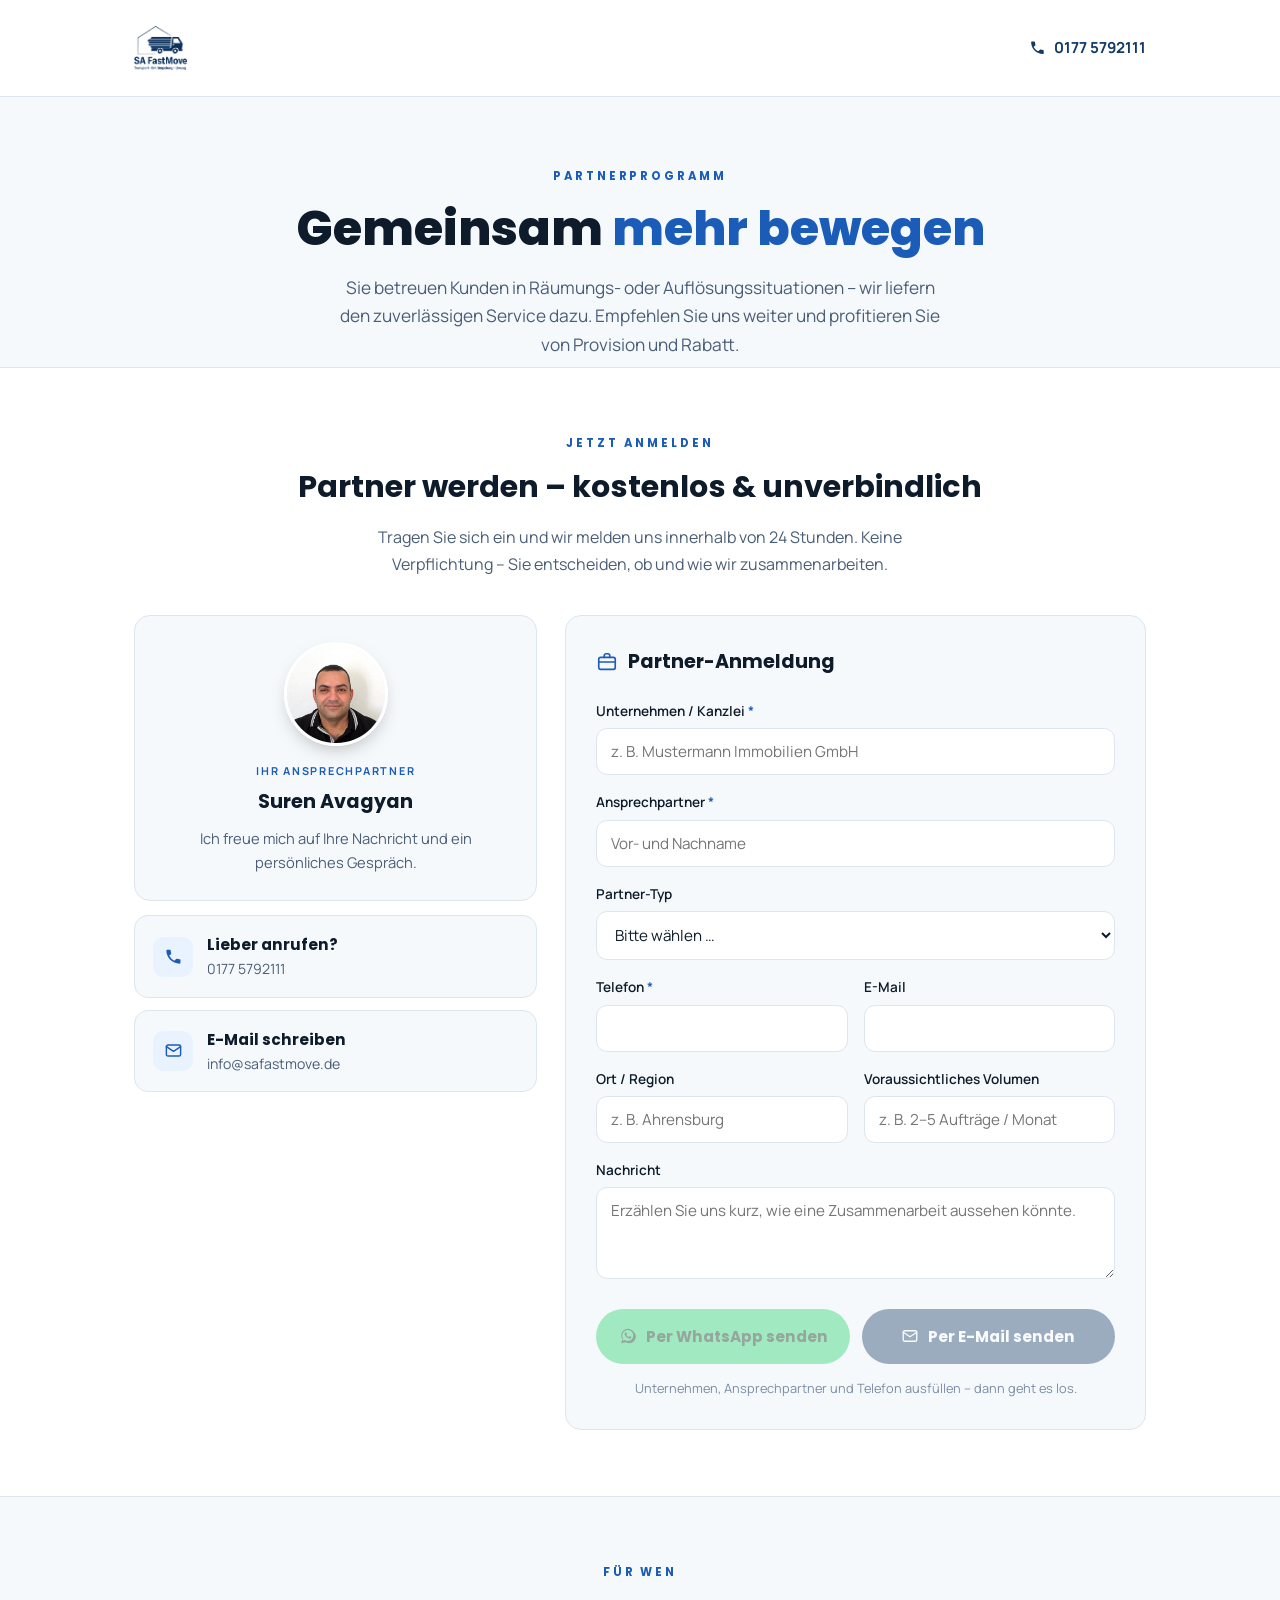
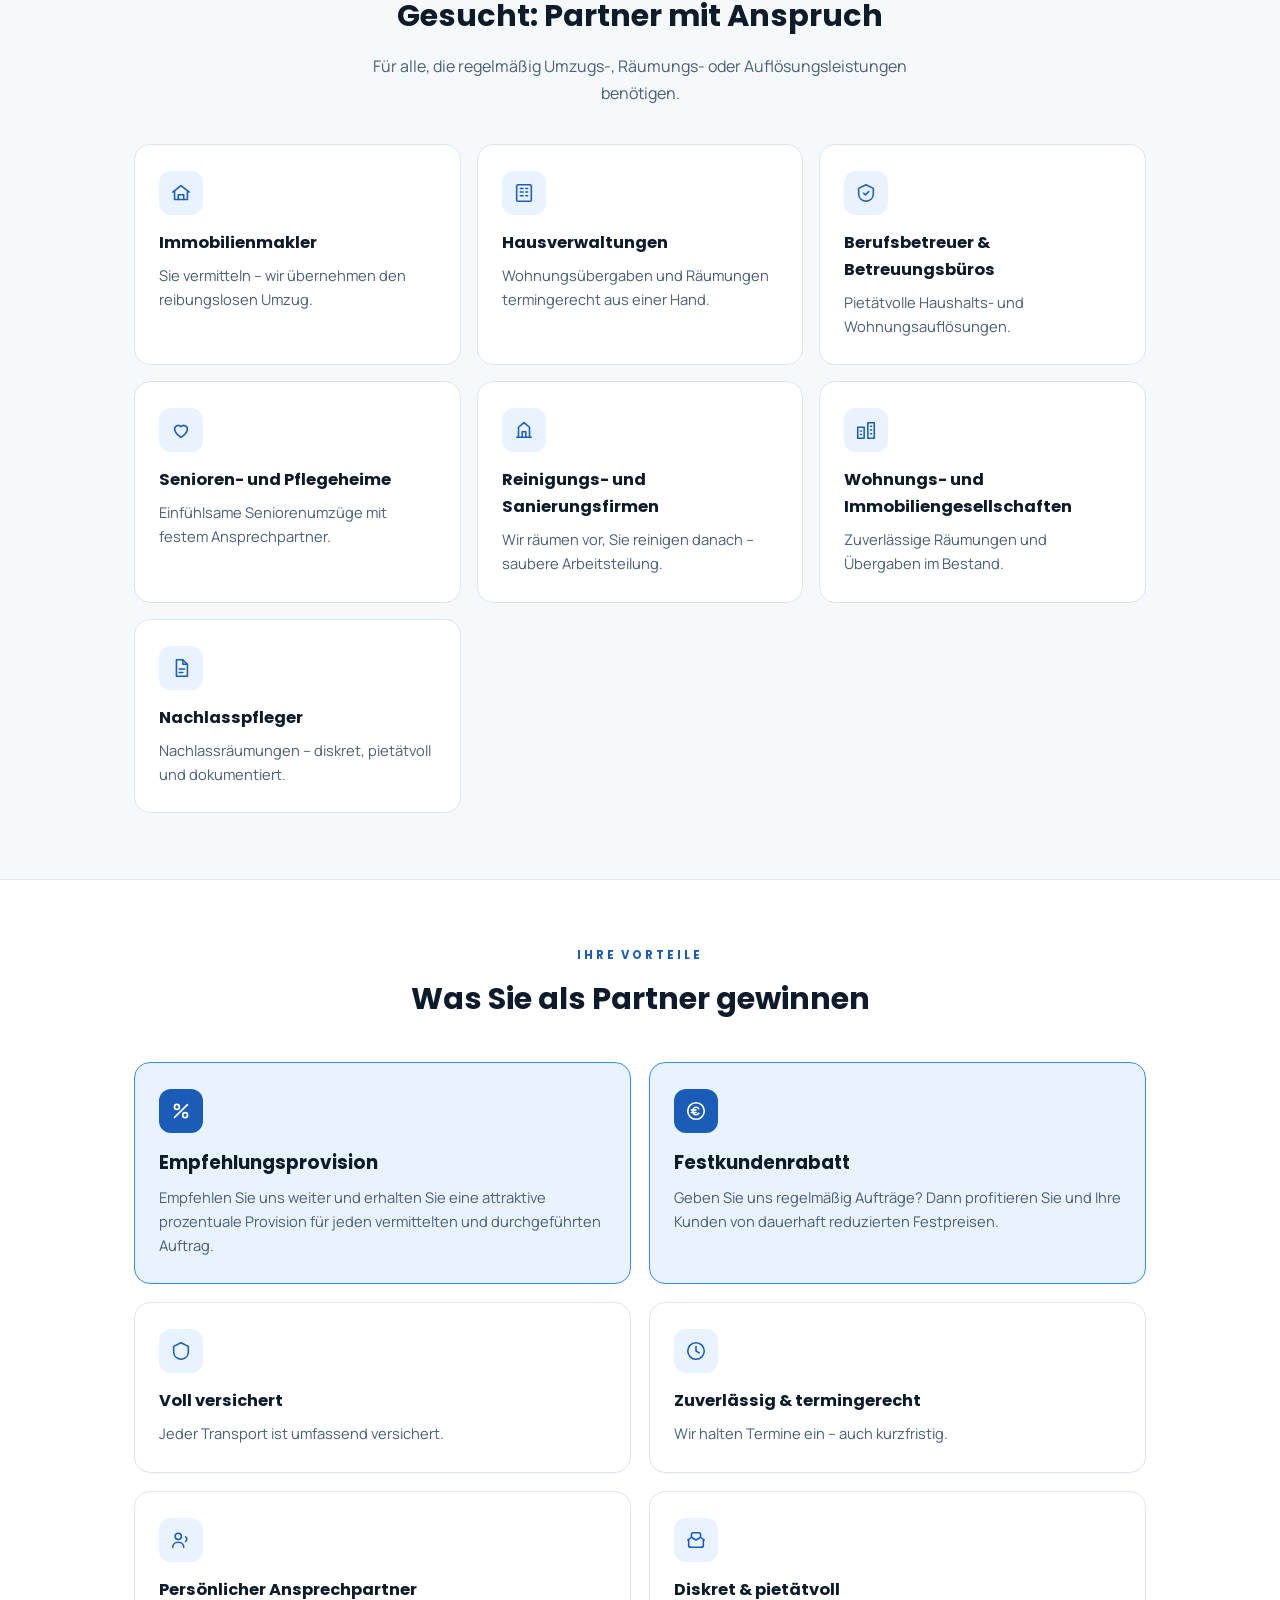
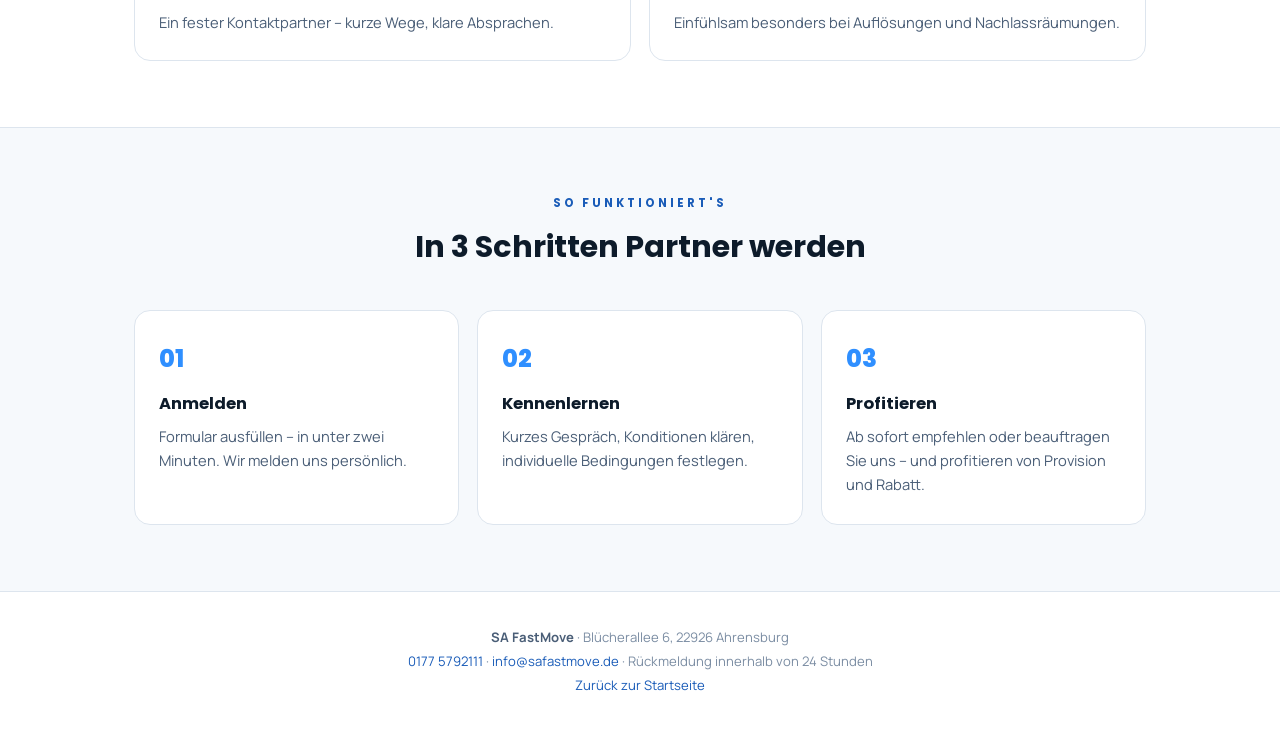
<file: partner/index.html>
<!DOCTYPE html>
<html lang="de">
<head>
<meta charset="UTF-8">
<meta name="viewport" content="width=device-width, initial-scale=1.0">
<meta name="robots" content="index, follow">
<title>Partnerprogramm | SA FastMove</title>
<meta name="description" content="Partnerprogramm von SA FastMove: Empfehlungsprovision oder Festkundenrabatt f&uuml;r Immobilienmakler, Hausverwaltungen, Berufsbetreuer, Pflegeheime, Sanierungsfirmen, Wohnungsgesellschaften und Nachlasspfleger.">
<meta property="og:type" content="website">
<meta property="og:locale" content="de_DE">
<meta property="og:title" content="Partnerprogramm | SA FastMove">
<link rel="canonical" href="https://www.safastmove.de/partner/">
<link rel="icon" type="image/png" href="../images/SALogo-transparent.png">
<link rel="stylesheet" href="https://fonts.googleapis.com/css2?family=Poppins:wght@600;700;800&family=Manrope:wght@400;500;600;700&display=swap">
<style>
*,*::before,*::after{ box-sizing:border-box; }
:root{
  --paper:#f6f9fc; --surface:#fff; --ink:#0d1b2a; --soft:#4a5e77; --faint:#7b8da3;
  --deep:#123a63; --acc:#1a5cb8; --acc-br:#2f8fff; --rule:#dde5ee; --tint:#e9f2ff;
}
@media (prefers-color-scheme: dark){
  :root:not([data-theme="light"]){
    --paper:#0a1420; --surface:#101d2d; --ink:#e9eff7; --soft:#a6b8cd; --faint:#7b8da3;
    --deep:#8fb8ea; --acc:#5aa6ff; --acc-br:#7cbcff; --rule:#22344b; --tint:#152a44;
  }
}
:root[data-theme="dark"]{
  --paper:#0a1420; --surface:#101d2d; --ink:#e9eff7; --soft:#a6b8cd; --faint:#7b8da3;
    --deep:#8fb8ea; --acc:#5aa6ff; --acc-br:#7cbcff; --rule:#22344b; --tint:#152a44;
}
html{ color-scheme: light dark; }
body{
  margin:0; background:var(--paper); color:var(--ink);
  font-family:"Manrope","Segoe UI",system-ui,sans-serif; font-size:16px; line-height:1.65;
  -webkit-font-smoothing:antialiased;
}
img{ max-width:100%; }
h1,h2,h3{ font-family:"Poppins",system-ui,sans-serif; margin:0; text-wrap:balance; }
p{ margin:0; }
a{ color:var(--acc); }
.wrap{ max-width:1060px; margin:0 auto; padding:0 24px; }

@keyframes rise{ from{opacity:0; transform:translateY(14px);} to{opacity:1; transform:none;} }
.r{ animation:rise .55s cubic-bezier(.2,.7,.3,1) both; }
.r1{animation-delay:.05s}.r2{animation-delay:.14s}.r3{animation-delay:.23s}

/* --- Kopf --- */
.top{ padding:26px 0; border-bottom:1px solid var(--rule); background:var(--surface); }
.top .wrap{ display:flex; align-items:center; justify-content:space-between; gap:20px; }
.top img{ height:44px; width:auto; display:block; }
@media (prefers-color-scheme: dark){
  :root:not([data-theme="light"]) .top img{ background:#fff; border-radius:9px; padding:5px 9px; }
}
:root[data-theme="dark"] .top img{ background:#fff; border-radius:9px; padding:5px 9px; }
.top-call{ display:inline-flex; align-items:center; gap:8px; font-weight:700; color:var(--deep); text-decoration:none; font-size:.95rem; }

.hero{ padding:70px 0 8px; text-align:center; }
.kick{ font-family:"Poppins"; font-weight:700; font-size:.72rem; letter-spacing:.26em; text-transform:uppercase; color:var(--acc); }
h1{ margin-top:16px; font-size:clamp(2rem,5vw,3rem); font-weight:800; line-height:1.12; }
h1 em{ font-style:normal; color:var(--acc); }
.hero p{ margin:18px auto 0; max-width:56ch; color:var(--soft); font-size:1.08rem; }

section{ padding:66px 0; }
.sec-head{ text-align:center; margin-bottom:38px; }
.sec-head h2{ margin-top:9px; font-size:clamp(1.4rem,3vw,1.9rem); font-weight:700; }
.sec-head p{ margin:12px auto 0; max-width:56ch; color:var(--soft); font-size:1rem; }

/* --- Anmeldung --- */
.signup{ background:var(--surface); border-top:1px solid var(--rule); border-bottom:1px solid var(--rule); }
.signup-grid{ display:grid; grid-template-columns:0.82fr 1.18fr; gap:28px; align-items:start; }
.card{ background:var(--paper); border:1px solid var(--rule); border-radius:16px; padding:26px; }
.person{ text-align:center; }
.avatar{
  width:104px; height:104px; margin:0 auto 16px; border-radius:50%;
  object-fit:cover; object-position:center top; display:block;
  border:3px solid var(--surface); box-shadow:0 8px 22px -10px rgba(0,0,0,.4);
}
.person .role{ font-size:.68rem; letter-spacing:.16em; text-transform:uppercase; color:var(--acc); font-weight:700; }
.person h3{ margin:6px 0 8px; font-size:1.2rem; font-weight:700; }
.person p{ color:var(--soft); font-size:.92rem; }
.contact-line{ margin-top:16px; display:grid; gap:9px; }
.contact-line a{ display:inline-flex; align-items:center; justify-content:center; gap:9px; font-weight:600; font-size:.95rem; text-decoration:none; }
.contact-line svg{ width:17px; height:17px; }
.mini{ margin-top:14px; display:grid; gap:12px; }
.mini a{
  display:flex; align-items:center; gap:14px; text-decoration:none;
  background:var(--paper); border:1px solid var(--rule); border-radius:14px; padding:16px 18px;
  transition:border-color .25s, transform .25s;
}
.mini a:hover{ border-color:var(--acc-br); transform:translateY(-2px); }
.mini i{ width:40px; height:40px; border-radius:11px; background:var(--tint); color:var(--acc); display:flex; align-items:center; justify-content:center; flex-shrink:0; }
.mini svg{ width:19px; height:19px; }
.mini b{ display:block; font-family:"Poppins"; font-size:.95rem; color:var(--ink); }
.mini span{ font-size:.88rem; color:var(--soft); }

.form-card{ background:var(--paper); border:1px solid var(--rule); border-radius:16px; padding:30px; }
.form-card h3{ display:flex; align-items:center; gap:10px; font-size:1.2rem; font-weight:700; margin-bottom:22px; }
.form-card h3 svg{ width:22px; height:22px; color:var(--acc); }
.fields{ display:grid; grid-template-columns:1fr 1fr; gap:16px; }
.full{ grid-column:1/-1; }
label{ display:block; font-size:.85rem; font-weight:600; color:var(--ink); margin-bottom:6px; }
label u{ color:var(--acc); text-decoration:none; }
input,select,textarea{
  width:100%; font-family:inherit; font-size:.95rem; color:var(--ink);
  background:var(--surface); border:1px solid var(--rule); border-radius:11px; padding:12px 14px;
  transition:border-color .2s, box-shadow .2s;
}
textarea{ resize:vertical; min-height:92px; }
input:focus,select:focus,textarea:focus{ outline:none; border-color:var(--acc-br); box-shadow:0 0 0 3px rgba(41,140,224,.18); }
.actions{ margin-top:22px; display:flex; gap:12px; flex-wrap:wrap; }
.send{
  flex:1 1 210px; display:inline-flex; align-items:center; justify-content:center; gap:9px;
  padding:15px 22px; border-radius:999px; font-family:"Poppins"; font-weight:700; font-size:.95rem;
  text-decoration:none; transition:transform .2s, box-shadow .2s, opacity .2s;
}
.send svg{ width:18px; height:18px; }
.wa{ background:#25d366; color:#062b13; }
.ml{ background:var(--deep); color:#fff; }
:root[data-theme="dark"] .ml{ color:#08131f; }
.send:hover{ transform:translateY(-2px); box-shadow:0 12px 26px -12px rgba(0,0,0,.4); }
.send[aria-disabled="true"]{ opacity:.4; pointer-events:none; }
.note{ margin-top:14px; font-size:.8rem; color:var(--faint); text-align:center; }
.note.ok{ color:var(--acc); font-weight:700; }
:focus-visible{ outline:2px solid var(--acc-br); outline-offset:2px; }

/* --- Raster --- */
.grid3{ display:grid; grid-template-columns:repeat(3,1fr); gap:16px; }
.grid2{ display:grid; grid-template-columns:repeat(2,1fr); gap:18px; }
.g-card{
  background:var(--surface); border:1px solid var(--rule); border-radius:16px; padding:26px 24px;
  transition:transform .25s cubic-bezier(.2,.7,.3,1), border-color .25s, box-shadow .25s;
}
.g-card:hover{ transform:translateY(-5px); border-color:var(--acc-br); box-shadow:0 16px 34px -20px rgba(10,42,82,.5); }
.g-card i{ width:44px; height:44px; border-radius:12px; background:var(--tint); color:var(--acc); display:flex; align-items:center; justify-content:center; margin-bottom:15px; }
.g-card svg{ width:22px; height:22px; }
.g-card h3{ font-size:1.02rem; font-weight:700; margin-bottom:6px; }
.g-card p{ font-size:.92rem; color:var(--soft); }

.hero-card{ background:var(--tint); border:1px solid var(--acc-br); }
.hero-card i{ background:var(--acc); color:#fff; }
.hero-card h3{ font-size:1.15rem; }

/* --- Schritte --- */
.steps{ display:grid; grid-template-columns:repeat(3,1fr); gap:18px; counter-reset:s; }
.step{ background:var(--surface); border:1px solid var(--rule); border-radius:16px; padding:28px 24px; }
.step::before{
  counter-increment:s; content:"0" counter(s);
  font-family:"Poppins"; font-weight:800; font-size:1.5rem; color:var(--acc-br);
  display:block; margin-bottom:12px;
}
.step h3{ font-size:1.02rem; font-weight:700; margin-bottom:6px; }
.step p{ font-size:.92rem; color:var(--soft); }

footer{ background:var(--surface); border-top:1px solid var(--rule); padding:34px 0; text-align:center; font-size:.82rem; color:var(--faint); line-height:1.8; }
footer b{ color:var(--soft); }
footer a{ color:var(--acc); text-decoration:none; }

@media (max-width:880px){
  .signup-grid{ grid-template-columns:1fr; }
  .grid3{ grid-template-columns:repeat(2,1fr); }
  .steps{ grid-template-columns:1fr; }
}
@media (max-width:600px){
  section{ padding:48px 0; }
  .hero{ padding:46px 0 4px; }
  .grid3,.grid2,.fields{ grid-template-columns:1fr; }
  .form-card,.card{ padding:22px; }
  .top-call span{ display:none; }
}
@media (prefers-reduced-motion: reduce){ *{ animation:none !important; transition:none !important; } }
</style>
</head>
<body>

<div class="top">
  <div class="wrap">
    <a href="../"><img src="../images/logo-truck-livery.png" alt="SA FastMove"></a>
    <a class="top-call" href="tel:+491775792111">
      <svg viewBox="0 0 24 24" width="17" height="17" fill="currentColor"><path d="M6.6 10.8c1.4 2.8 3.7 5.1 6.5 6.5l2.2-2.2c.3-.3.7-.4 1-.2 1.1.4 2.3.6 3.5.6.6 0 1 .4 1 1V20c0 .6-.4 1-1 1C10.4 21 3 13.6 3 4.5c0-.6.4-1 1-1h3.5c.6 0 1 .4 1 1 0 1.2.2 2.4.6 3.5.1.3 0 .7-.2 1L6.6 10.8z"/></svg>
      <span>0177 5792111</span>
    </a>
  </div>
</div>

<div class="hero wrap">
  <div class="kick r r1">Partnerprogramm</div>
  <h1 class="r r2">Gemeinsam <em>mehr bewegen</em></h1>
  <p class="r r3">Sie betreuen Kunden in R&auml;umungs- oder Aufl&ouml;sungssituationen &ndash; wir liefern den zuverl&auml;ssigen Service dazu. Empfehlen Sie uns weiter und profitieren Sie von Provision und Rabatt.</p>
</div>

<section class="signup" id="anmeldung">
  <div class="wrap">
    <div class="sec-head">
      <div class="kick">Jetzt anmelden</div>
      <h2>Partner werden &ndash; kostenlos &amp; unverbindlich</h2>
      <p>Tragen Sie sich ein und wir melden uns innerhalb von 24 Stunden. Keine Verpflichtung &ndash; Sie entscheiden, ob und wie wir zusammenarbeiten.</p>
    </div>

    <div class="signup-grid">
      <aside>
        <div class="card person">
          <img class="avatar" src="../images/ansprechpartner.jpg" alt="Suren Avagyan" width="360" height="360" loading="lazy">
          <div class="role">Ihr Ansprechpartner</div>
          <h3>Suren Avagyan</h3>
          <p>Ich freue mich auf Ihre Nachricht und ein pers&ouml;nliches Gespr&auml;ch.</p>
        </div>
        <div class="mini">
          <a href="tel:+491775792111">
            <i><svg viewBox="0 0 24 24" fill="currentColor"><path d="M6.6 10.8c1.4 2.8 3.7 5.1 6.5 6.5l2.2-2.2c.3-.3.7-.4 1-.2 1.1.4 2.3.6 3.5.6.6 0 1 .4 1 1V20c0 .6-.4 1-1 1C10.4 21 3 13.6 3 4.5c0-.6.4-1 1-1h3.5c.6 0 1 .4 1 1 0 1.2.2 2.4.6 3.5.1.3 0 .7-.2 1L6.6 10.8z"/></svg></i>
            <span><b>Lieber anrufen?</b>0177 5792111</span>
          </a>
          <a href="mailto:info@safastmove.de">
            <i><svg viewBox="0 0 24 24" fill="none" stroke="currentColor" stroke-width="1.8" stroke-linecap="round" stroke-linejoin="round"><rect x="3" y="5" width="18" height="14" rx="2"/><path d="M3 7l9 6 9-6"/></svg></i>
            <span><b>E-Mail schreiben</b>info@safastmove.de</span>
          </a>
        </div>
      </aside>

      <form class="form-card" id="pf" novalidate>
        <h3>
          <svg viewBox="0 0 24 24" fill="none" stroke="currentColor" stroke-width="1.8" stroke-linecap="round" stroke-linejoin="round"><rect x="3" y="7" width="18" height="13" rx="2"/><path d="M9 7V5a2 2 0 012-2h2a2 2 0 012 2v2"/><path d="M3 12h18"/></svg>
          Partner-Anmeldung
        </h3>
        <div class="fields">
          <div class="full">
            <label for="fi">Unternehmen / Kanzlei <u>*</u></label>
            <input id="fi" type="text" autocomplete="organization" placeholder="z.&nbsp;B. Mustermann Immobilien GmbH" required>
          </div>
          <div class="full">
            <label for="an">Ansprechpartner <u>*</u></label>
            <input id="an" type="text" autocomplete="name" placeholder="Vor- und Nachname" required>
          </div>
          <div class="full">
            <label for="ty">Partner-Typ</label>
            <select id="ty">
              <option value="">Bitte w&auml;hlen &hellip;</option>
              <option>Immobilienmakler</option>
              <option>Hausverwaltungen</option>
              <option>Berufsbetreuer / Betreuungsb&uuml;ros</option>
              <option>Senioren- und Pflegeheime</option>
              <option>Reinigungs- und Sanierungsfirmen</option>
              <option>Wohnungs- und Immobiliengesellschaften</option>
              <option>Nachlasspfleger</option>
              <option>Sonstige</option>
            </select>
          </div>
          <div>
            <label for="te">Telefon <u>*</u></label>
            <input id="te" type="tel" autocomplete="tel" required>
          </div>
          <div>
            <label for="em">E-Mail</label>
            <input id="em" type="email" autocomplete="email">
          </div>
          <div>
            <label for="or">Ort / Region</label>
            <input id="or" type="text" placeholder="z.&nbsp;B. Ahrensburg">
          </div>
          <div>
            <label for="vo">Voraussichtliches Volumen</label>
            <input id="vo" type="text" placeholder="z.&nbsp;B. 2&ndash;5 Auftr&auml;ge / Monat">
          </div>
          <div class="full">
            <label for="na">Nachricht</label>
            <textarea id="na" placeholder="Erz&auml;hlen Sie uns kurz, wie eine Zusammenarbeit aussehen k&ouml;nnte."></textarea>
          </div>
        </div>

        <div class="actions">
          <a class="send wa" id="wa" href="#" target="_blank" rel="noopener" aria-disabled="true">
            <svg viewBox="0 0 32 32" fill="currentColor" aria-hidden="true"><path d="M16 3C9.4 3 4 8.4 4 15c0 2.3.6 4.4 1.7 6.3L4 29l8-1.7c1.8 1 3.8 1.5 6 1.5 6.6 0 12-5.4 12-12S22.6 3 16 3zm0 21.8c-1.8 0-3.5-.5-5-1.4l-.4-.2-4.7 1 1-4.6-.2-.4A9.8 9.8 0 1116 24.8zm5.4-7.3c-.3-.2-1.7-.9-2-1s-.5-.1-.7.1c-.2.3-.8 1-.9 1.2-.2.2-.3.2-.6.1-.3-.2-1.3-.5-2.4-1.5-.9-.8-1.5-1.7-1.6-2-.2-.3 0-.5.1-.6l.5-.5.3-.5c0-.2 0-.4-.1-.5l-.9-2.2c-.2-.6-.5-.5-.7-.5h-.6c-.2 0-.5.1-.8.4-.3.3-1 1-1 2.5s1 2.8 1.2 3c.1.2 2 3.2 5 4.4.7.3 1.3.5 1.7.6.7.2 1.3.2 1.9.1.6-.1 1.7-.7 2-1.4.2-.7.2-1.3.2-1.4-.1-.1-.3-.2-.6-.3z"/></svg>
            Per WhatsApp senden
          </a>
          <a class="send ml" id="ml" href="#" aria-disabled="true">
            <svg viewBox="0 0 24 24" fill="none" stroke="currentColor" stroke-width="1.8" stroke-linecap="round" stroke-linejoin="round" aria-hidden="true"><rect x="3" y="5" width="18" height="14" rx="2"/><path d="M3 7l9 6 9-6"/></svg>
            Per E-Mail senden
          </a>
        </div>
        <p class="note" id="note">Unternehmen, Ansprechpartner und Telefon ausf&uuml;llen &ndash; dann geht es los.</p>
      </form>
    </div>
  </div>
</section>

<section>
  <div class="wrap">
    <div class="sec-head">
      <div class="kick">F&uuml;r wen</div>
      <h2>Gesucht: Partner mit Anspruch</h2>
      <p>F&uuml;r alle, die regelm&auml;&szlig;ig Umzugs-, R&auml;umungs- oder Aufl&ouml;sungsleistungen ben&ouml;tigen.</p>
    </div>
    <div class="grid3">
      <div class="g-card"><i><svg viewBox="0 0 24 24" fill="none" stroke="currentColor" stroke-width="1.7" stroke-linecap="round" stroke-linejoin="round"><path d="M3 11l9-7 9 7"/><path d="M5 10v9h14v-9"/><path d="M9 19v-5h6v5"/></svg></i><h3>Immobilienmakler</h3><p>Sie vermitteln &ndash; wir &uuml;bernehmen den reibungslosen Umzug.</p></div>
      <div class="g-card"><i><svg viewBox="0 0 24 24" fill="none" stroke="currentColor" stroke-width="1.7" stroke-linecap="round" stroke-linejoin="round"><rect x="4" y="3" width="16" height="18" rx="1.5"/><path d="M8 7h3M8 11h3M8 15h3M14 7h2M14 11h2M14 15h2"/></svg></i><h3>Hausverwaltungen</h3><p>Wohnungs&uuml;bergaben und R&auml;umungen termingerecht aus einer Hand.</p></div>
      <div class="g-card"><i><svg viewBox="0 0 24 24" fill="none" stroke="currentColor" stroke-width="1.7" stroke-linecap="round" stroke-linejoin="round"><path d="M12 3l8 4v6c0 4.4-3.4 7.4-8 8-4.6-.6-8-3.6-8-8V7z"/><path d="M9.5 12.2l1.9 1.9 3.4-3.6"/></svg></i><h3>Berufsbetreuer &amp; Betreuungsb&uuml;ros</h3><p>Piet&auml;tvolle Haushalts- und Wohnungsaufl&ouml;sungen.</p></div>
      <div class="g-card"><i><svg viewBox="0 0 24 24" fill="none" stroke="currentColor" stroke-width="1.7" stroke-linecap="round" stroke-linejoin="round"><path d="M12 20s-7-4.3-7-9a4 4 0 017-2.6A4 4 0 0119 11c0 4.7-7 9-7 9z"/></svg></i><h3>Senioren- und Pflegeheime</h3><p>Einf&uuml;hlsame Seniorenumz&uuml;ge mit festem Ansprechpartner.</p></div>
      <div class="g-card"><i><svg viewBox="0 0 24 24" fill="none" stroke="currentColor" stroke-width="1.7" stroke-linecap="round" stroke-linejoin="round"><path d="M4 20h16"/><path d="M6 20V9l6-5 6 5v11"/><path d="M10 20v-6h4v6"/></svg></i><h3>Reinigungs- und Sanierungsfirmen</h3><p>Wir r&auml;umen vor, Sie reinigen danach &ndash; saubere Arbeitsteilung.</p></div>
      <div class="g-card"><i><svg viewBox="0 0 24 24" fill="none" stroke="currentColor" stroke-width="1.7" stroke-linecap="round" stroke-linejoin="round"><rect x="3" y="9" width="7" height="12"/><rect x="14" y="4" width="7" height="17"/><path d="M6 13h1M6 17h1M17 8h1M17 12h1M17 16h1"/></svg></i><h3>Wohnungs- und Immobiliengesellschaften</h3><p>Zuverl&auml;ssige R&auml;umungen und &Uuml;bergaben im Bestand.</p></div>
      <div class="g-card"><i><svg viewBox="0 0 24 24" fill="none" stroke="currentColor" stroke-width="1.7" stroke-linecap="round" stroke-linejoin="round"><path d="M7 3h7l5 5v13H7z"/><path d="M14 3v5h5"/><path d="M10 13h6M10 17h4"/></svg></i><h3>Nachlasspfleger</h3><p>Nachlassr&auml;umungen &ndash; diskret, piet&auml;tvoll und dokumentiert.</p></div>
    </div>
  </div>
</section>

<section class="signup">
  <div class="wrap">
    <div class="sec-head">
      <div class="kick">Ihre Vorteile</div>
      <h2>Was Sie als Partner gewinnen</h2>
    </div>
    <div class="grid2" style="margin-bottom:18px;">
      <div class="g-card hero-card">
        <i><svg viewBox="0 0 24 24" fill="none" stroke="currentColor" stroke-width="1.9" stroke-linecap="round"><path d="M19 5L5 19"/><circle cx="7.5" cy="7.5" r="2.6"/><circle cx="16.5" cy="16.5" r="2.6"/></svg></i>
        <h3>Empfehlungsprovision</h3>
        <p>Empfehlen Sie uns weiter und erhalten Sie eine attraktive prozentuale Provision f&uuml;r jeden vermittelten und durchgef&uuml;hrten Auftrag.</p>
      </div>
      <div class="g-card hero-card">
        <i><svg viewBox="0 0 24 24" fill="none" stroke="currentColor" stroke-width="1.8" stroke-linecap="round" stroke-linejoin="round"><circle cx="12" cy="12" r="9"/><path d="M15 9.5c-.6-1-1.8-1.6-3-1.6-1.9 0-3.2 1.4-3.2 4.1s1.3 4.1 3.2 4.1c1.2 0 2.4-.6 3-1.6"/><path d="M7 11h5M7 13.6h5"/></svg></i>
        <h3>Festkundenrabatt</h3>
        <p>Geben Sie uns regelm&auml;&szlig;ig Auftr&auml;ge? Dann profitieren Sie und Ihre Kunden von dauerhaft reduzierten Festpreisen.</p>
      </div>
    </div>
    <div class="grid2">
      <div class="g-card"><i><svg viewBox="0 0 24 24" fill="none" stroke="currentColor" stroke-width="1.7" stroke-linecap="round" stroke-linejoin="round"><path d="M12 3l8 4v6c0 4.4-3.4 7.4-8 8-4.6-.6-8-3.6-8-8V7z"/></svg></i><h3>Voll versichert</h3><p>Jeder Transport ist umfassend versichert.</p></div>
      <div class="g-card"><i><svg viewBox="0 0 24 24" fill="none" stroke="currentColor" stroke-width="1.7" stroke-linecap="round" stroke-linejoin="round"><circle cx="12" cy="12" r="9"/><path d="M12 7v5l3.5 2"/></svg></i><h3>Zuverl&auml;ssig &amp; termingerecht</h3><p>Wir halten Termine ein &ndash; auch kurzfristig.</p></div>
      <div class="g-card"><i><svg viewBox="0 0 24 24" fill="none" stroke="currentColor" stroke-width="1.7" stroke-linecap="round" stroke-linejoin="round"><circle cx="9" cy="8" r="3.4"/><path d="M3 20c0-3.4 2.7-5.6 6-5.6s6 2.2 6 5.6"/><path d="M17 8.5a3 3 0 010 5"/></svg></i><h3>Pers&ouml;nlicher Ansprechpartner</h3><p>Ein fester Kontaktpartner &ndash; kurze Wege, klare Absprachen.</p></div>
      <div class="g-card"><i><svg viewBox="0 0 24 24" fill="none" stroke="currentColor" stroke-width="1.7" stroke-linecap="round" stroke-linejoin="round"><path d="M3 12l4-3 5 3 5-3 4 3"/><path d="M7 9V6a2 2 0 012-2h6a2 2 0 012 2v3"/><path d="M4 12v6a2 2 0 002 2h12a2 2 0 002-2v-6"/></svg></i><h3>Diskret &amp; piet&auml;tvoll</h3><p>Einf&uuml;hlsam besonders bei Aufl&ouml;sungen und Nachlassr&auml;umungen.</p></div>
    </div>
  </div>
</section>

<section>
  <div class="wrap">
    <div class="sec-head">
      <div class="kick">So funktioniert's</div>
      <h2>In 3 Schritten Partner werden</h2>
    </div>
    <div class="steps">
      <div class="step"><h3>Anmelden</h3><p>Formular ausf&uuml;llen &ndash; in unter zwei Minuten. Wir melden uns pers&ouml;nlich.</p></div>
      <div class="step"><h3>Kennenlernen</h3><p>Kurzes Gespr&auml;ch, Konditionen kl&auml;ren, individuelle Bedingungen festlegen.</p></div>
      <div class="step"><h3>Profitieren</h3><p>Ab sofort empfehlen oder beauftragen Sie uns &ndash; und profitieren von Provision und Rabatt.</p></div>
    </div>
  </div>
</section>

<footer>
  <div class="wrap">
    <b>SA FastMove</b> &middot; Bl&uuml;cherallee 6, 22926 Ahrensburg<br>
    <a href="tel:+491775792111">0177 5792111</a> &middot; <a href="mailto:info@safastmove.de">info@safastmove.de</a> &middot; R&uuml;ckmeldung innerhalb von 24 Stunden<br>
    <a href="../">Zur&uuml;ck zur Startseite</a>
  </div>
</footer>

<script>
(function(){
  var wa=document.getElementById('wa'), ml=document.getElementById('ml'), note=document.getElementById('note');
  var PHONE='491775792111', MAIL='info@safastmove.de';
  function v(id){ return (document.getElementById(id).value||'').trim(); }
  function body(){
    var t=document.getElementById('ty').value;
    return ['Partner-Anmeldung (SA FastMove)','',
      'Unternehmen: '+v('fi'),
      'Ansprechpartner: '+v('an'),
      t?'Partner-Typ: '+t:null,
      'Telefon: '+v('te'),
      v('em')?'E-Mail: '+v('em'):null,
      v('or')?'Ort / Region: '+v('or'):null,
      v('vo')?'Volumen: '+v('vo'):null,
      v('na')?'':null, v('na')?v('na'):null
    ].filter(function(x){return x!==null;}).join('\n');
  }
  function upd(){
    var ok=v('fi').length>1 && v('an').length>1 && v('te').length>4;
    if(ok){
      var b=body();
      wa.href='https://wa.me/'+PHONE+'?text='+encodeURIComponent(b);
      ml.href='mailto:'+MAIL+'?subject='+encodeURIComponent('Partner-Anmeldung')+'&body='+encodeURIComponent(b);
      note.textContent='Bereit \u2014 Kanal w\u00e4hlen und absenden.'; note.className='note ok';
    }else{
      wa.removeAttribute('href'); ml.removeAttribute('href');
      note.textContent='Unternehmen, Ansprechpartner und Telefon ausf\u00fcllen \u2013 dann geht es los.';
      note.className='note';
    }
    wa.setAttribute('aria-disabled', ok?'false':'true');
    ml.setAttribute('aria-disabled', ok?'false':'true');
  }
  var f=document.getElementById('pf');
  f.addEventListener('input',upd); f.addEventListener('change',upd);
  f.addEventListener('submit',function(e){e.preventDefault();});
  upd();
})();
</script>
</body>
</html>
</file>
<file: styles.css>
/* =========================================================
   FastMove Hamburg — Landing Page Styles
   ========================================================= */

:root{
  --navy-950: #060f1e;
  --navy-900: #081b32;
  --navy-800: #0d2b52;
  --navy-700: #123a63;
  --navy-600: #17497a;
  --blue-glow: #2f8fff;
  --blue-glow-soft: #4fc3ff;
  --white: #ffffff;
  --off-white: #f4f7fb;
  --gray-100: #eef2f7;
  --gray-300: #c7d1de;
  --gray-500: #7a8aa0;
  --gray-700: #445269;
  --ink: #0a1a2f;
  --gold: #fbbc05;

  --font-head: "Poppins", "Segoe UI", sans-serif;
  --font-body: "Manrope", "Segoe UI", sans-serif;

  --container: 1180px;
  --radius-lg: 24px;
  --radius-md: 16px;
  --radius-sm: 10px;

  --shadow-soft: 0 20px 50px -20px rgba(8, 27, 50, 0.35);
  --shadow-glow: 0 0 0 1px rgba(79,195,255,0.25), 0 10px 40px -10px rgba(47,143,255,0.55);

  --pb-bg: var(--off-white); --pb-card:#fff; --pb-rule: var(--gray-100);
  --pb-acc: var(--blue-glow); --pb-tint:#e9f2ff; --pb-ink: var(--ink);
  --pb-soft: var(--gray-700); --pb-head: var(--font-head);

  --ease: cubic-bezier(.16,.84,.44,1);
}

*, *::before, *::after{ box-sizing: border-box; }
html{ scroll-behavior: smooth; }
body{
  margin:0;
  font-family: var(--font-body);
  color: var(--ink);
  background: var(--white);
  overflow-x: hidden;
  -webkit-font-smoothing: antialiased;
}
img{ max-width:100%; display:block; }
a{ color:inherit; text-decoration:none; }
ul{ list-style:none; margin:0; padding:0; }
button{ font-family:inherit; cursor:pointer; }
h1,h2,h3,h4{ font-family: var(--font-head); color: var(--navy-900); line-height:1.15; margin:0 0 .5em; }
p{ margin:0 0 1em; color: var(--gray-700); line-height:1.7; }
.container{ width:100%; max-width: var(--container); margin:0 auto; padding: 0 24px; }

section{ position: relative; }

/* ---------- Reveal on scroll ---------- */
.reveal{
  opacity:0;
  transform: translateY(28px);
  transition: opacity .8s var(--ease), transform .8s var(--ease);
}
.reveal.in-view{ opacity:1; transform: translateY(0); }
.reveal:nth-child(1){ transition-delay: .02s; }
.reveal:nth-child(2){ transition-delay: .12s; }
.reveal:nth-child(3){ transition-delay: .22s; }
.reveal:nth-child(4){ transition-delay: .32s; }

/* ---------- Loader ---------- */
.loader{
  position:fixed; inset:0; z-index:9999;
  background: var(--navy-950);
  display:flex; align-items:center; justify-content:center;
  transition: opacity .6s ease, visibility .6s ease;
}
.loader.hidden{ opacity:0; visibility:hidden; }
.loader-logo{ width:110px; animation: pulseLogo 1.4s ease-in-out infinite; filter: brightness(0) invert(1); }
@keyframes pulseLogo{ 0%,100%{ transform:scale(1); opacity:.85;} 50%{ transform:scale(1.08); opacity:1;} }

/* ---------- Scroll progress ---------- */
.scroll-progress{
  position:fixed; top:0; left:0; height:3px; width:0%;
  background: linear-gradient(90deg, var(--blue-glow), var(--blue-glow-soft));
  z-index:2000; transition: width .1s linear;
  box-shadow: 0 0 8px var(--blue-glow-soft);
}

/* ---------- Buttons ---------- */
.btn{
  display:inline-flex; align-items:center; justify-content:center; gap:8px;
  padding: 15px 28px; border-radius: 999px; font-weight:700; font-size:.98rem;
  border: 1px solid transparent; transition: transform .25s var(--ease), box-shadow .25s var(--ease), background .25s var(--ease);
  white-space: nowrap;
}
.btn:active{ transform: translateY(1px) scale(.98); }
.btn-primary{
  background: linear-gradient(135deg, var(--blue-glow), var(--navy-700));
  color: var(--white);
}
.btn-primary:hover{ transform: translateY(-3px); }
.btn-glow{ box-shadow: var(--shadow-glow); }
.btn-glow:hover{ box-shadow: 0 0 0 1px rgba(79,195,255,.4), 0 14px 50px -8px rgba(47,143,255,.8); }
.btn-outline{
  background: rgba(255,255,255,.06);
  border-color: rgba(255,255,255,.35);
  color: var(--white);
  backdrop-filter: blur(6px);
}
.btn-outline:hover{ background: rgba(255,255,255,.14); transform: translateY(-3px); }
.btn-cta{
  background: #25d366; color:#062b13;
  box-shadow: 0 10px 26px -10px rgba(37,211,102,.75);
}
.btn-cta:hover{ background:#1fbf5b; color:#fff; transform: translateY(-3px); }
.btn-block{ width:100%; }
.btn-primary-sm{
  display:inline-flex; align-items:center; gap:6px;
  padding: 12px 22px; border-radius: 999px; font-weight:700; font-size:.92rem;
  background: var(--navy-900); color:#fff; transition: all .25s var(--ease);
}
.btn-primary-sm:hover{ background: var(--blue-glow); transform: translateX(4px); }
.btn-whatsapp-nav{ padding: 11px 20px; font-size:.88rem; }

/* ---------- Header ---------- */
.site-header{
  position: fixed; top:0; left:0; right:0; z-index: 1000;
  padding: 18px 0;
  transition: background .35s ease, padding .35s ease, box-shadow .35s ease;
}
.site-header.scrolled{
  background: rgba(6,15,30,0.85);
  backdrop-filter: blur(14px);
  padding: 10px 0;
  box-shadow: 0 10px 30px -15px rgba(0,0,0,.5);
}
.header-inner{ display:flex; align-items:center; justify-content:space-between; gap: 20px; }
.brand-logo{ height:48px; transition: height .3s ease; filter: brightness(0) invert(1) drop-shadow(0 0 8px rgba(79,195,255,.35)); }
.site-header.scrolled .brand-logo{ height:40px; }
.main-nav{ display:flex; align-items:center; gap:26px; }
.nav-link{
  color: rgba(255,255,255,.88); font-weight:600; font-size:.96rem; position:relative; padding: 4px 0;
}
.nav-link::after{
  content:""; position:absolute; left:0; bottom:-4px; width:0; height:2px;
  background: var(--blue-glow-soft); transition: width .3s var(--ease);
}
.nav-link:hover::after{ width:100%; }
.header-actions{ display:flex; align-items:center; gap:18px; }
.header-phone{ display:flex; align-items:center; gap:8px; color:#fff; font-weight:600; font-size:.92rem; opacity:.9; }
.header-phone:hover{ opacity:1; }
.nav-toggle{
  display:none; background:none; border:none; width:38px; height:32px; position:relative; z-index:1001;
  flex-direction:column; justify-content:space-between; padding:4px 0;
}
.nav-toggle span{ display:block; height:2.5px; width:100%; background:#fff; border-radius:2px; transition: all .3s var(--ease); }

/* ---------- Hero ---------- */
.hero{
  position:relative; min-height: 100vh; display:flex; flex-direction:column; align-items:center; justify-content:flex-start;
  overflow:hidden; background: var(--navy-950); padding-top: 168px;
}
.hero-bg{ position:absolute; inset:0; z-index:0; }
.hero-gradient{
  position:absolute; inset:0; z-index:0;
  background:
    radial-gradient(ellipse 90% 60% at 50% 100%, rgba(47,143,255,.20), transparent 65%),
    linear-gradient(165deg, var(--navy-900) 0%, var(--navy-950) 55%, #040c18 100%);
}
.hero-illustration{ position:absolute; inset:0; z-index:2; opacity:1; }
.hero-svg{ width:100%; height:100%; filter: drop-shadow(0 10px 30px rgba(0,0,0,.4)); }
.skyline, .skyline-far{ transition: none; }
.road-line{ animation: dashMove 3s linear infinite; }
@keyframes dashMove{ to{ stroke-dashoffset: -160; } }
.particle{ animation: floaty 6s ease-in-out infinite; }
.p1{ animation-delay:0s;} .p2{ animation-delay:1.2s;} .p3{ animation-delay:2.1s;} .p4{ animation-delay:.6s;} .p5{ animation-delay:1.8s;}
@keyframes floaty{ 0%,100%{ transform: translateY(0); opacity:.6; } 50%{ transform: translateY(-18px); opacity:1; } }
.truck-group{ animation: driveAcross 18s linear infinite; filter: drop-shadow(0 0 24px rgba(79,195,255,.35)); }
@keyframes driveAcross{
  0%{ transform: translateX(-900px); }
  100%{ transform: translateX(1700px); }
}
.hero-overlay{
  position:absolute; inset:0; z-index:3; pointer-events:none;
  background:
    radial-gradient(ellipse 70% 45% at 50% 0%, rgba(6,15,30,.55), transparent 60%),
    linear-gradient(180deg, rgba(6,15,30,.35) 0%, rgba(6,15,30,.05) 30%, rgba(6,15,30,.1) 60%, rgba(6,15,30,.55) 100%);
}
.hero-glow{ position:absolute; border-radius:50%; filter: blur(90px); z-index:2; opacity:.55; }
.glow-1{ width:420px; height:420px; background: var(--blue-glow); top:-120px; left:-100px; animation: driftA 12s ease-in-out infinite; }
.glow-2{ width:360px; height:360px; background: var(--blue-glow-soft); bottom:-100px; right:-80px; animation: driftB 14s ease-in-out infinite; }
@keyframes driftA{ 0%,100%{ transform: translate(0,0);} 50%{ transform: translate(40px,30px);} }
@keyframes driftB{ 0%,100%{ transform: translate(0,0);} 50%{ transform: translate(-30px,-25px);} }

.hero-content{ position:relative; z-index:5; text-align:center; max-width: 880px; padding-top: 20px; }
.eyebrow{
  display:inline-flex; align-items:center; gap:8px; color: var(--blue-glow-soft); font-weight:700;
  letter-spacing:.03em; font-size:.85rem; background: rgba(79,195,255,.1); border:1px solid rgba(79,195,255,.3);
  padding:8px 18px; border-radius:999px; margin-bottom:26px;
}
.hero-title{
  color:#fff; font-size: clamp(2.2rem, 5.6vw, 4rem); font-weight:800; letter-spacing:-.02em; margin-bottom:22px;
}
.text-glow{ color: var(--blue-glow-soft); text-shadow: 0 0 30px rgba(79,195,255,.7); }
.hero-sub{ color: rgba(255,255,255,.82); font-size: clamp(1rem,2vw,1.2rem); max-width:640px; margin: 0 auto 34px; }
.hero-cta-row{ display:flex; align-items:center; justify-content:center; gap:16px; flex-wrap:wrap; margin-bottom:38px; }
.hero-trust{ display:flex; align-items:center; justify-content:center; gap:18px; flex-wrap:wrap; color: rgba(255,255,255,.85); font-size:.9rem; font-weight:600; }
.trust-item{ display:flex; align-items:center; gap:8px; }
.trust-item em{ font-style:normal; opacity:.75; font-weight:500; }
.trust-sep{ width:1px; height:16px; background: rgba(255,255,255,.25); }
.stars{ color: var(--gold); letter-spacing:2px; font-size:1rem; }
.stars-lg{ font-size:1.4rem; }

.scroll-cue{
  position:absolute; bottom:28px; left:50%; transform:translateX(-50%); z-index:5;
  display:flex; flex-direction:column; align-items:center; gap:8px; color: rgba(255,255,255,.7); font-size:.75rem; letter-spacing:.05em;
}
.mouse{ width:26px; height:42px; border:2px solid rgba(255,255,255,.55); border-radius:14px; position:relative; }
.wheel{ position:absolute; top:6px; left:50%; width:4px; height:8px; background: var(--blue-glow-soft); border-radius:2px; transform:translateX(-50%); animation: wheelMove 1.6s ease-in-out infinite; }
@keyframes wheelMove{ 0%{ top:6px; opacity:1;} 70%{ top:22px; opacity:0;} 100%{ top:22px; opacity:0;} }

/* ---------- Kicker / section head ---------- */
.kicker{
  display:inline-block; font-weight:800; color: var(--blue-glow); letter-spacing:.06em; text-transform:uppercase;
  font-size:.8rem; margin-bottom:14px;
}
.kicker-light{ color: var(--blue-glow-soft); }
.section-head{ text-align:center; max-width:720px; margin: 0 auto 56px; }
.section-head h2{ font-size: clamp(1.8rem, 3.6vw, 2.6rem); }
.section-sub{ font-size:1.05rem; }

/* ---------- Problem ---------- */
.problem{ padding: 110px 0 90px; background: var(--off-white); }
.problem-grid{ display:grid; grid-template-columns: repeat(3, 1fr); gap: 28px; }
.problem-card{
  background:#fff; border-radius: var(--radius-md); padding: 38px 28px; box-shadow: var(--shadow-soft);
  border: 1px solid var(--gray-100); transition: transform .35s var(--ease), box-shadow .35s var(--ease);
}
.problem-card:hover{ transform: translateY(-8px); box-shadow: 0 30px 60px -25px rgba(8,27,50,.35); }
.problem-icon{
  width:64px; height:64px; border-radius:16px; display:flex; align-items:center; justify-content:center;
  background: linear-gradient(135deg, var(--navy-800), var(--navy-700)); color: var(--blue-glow-soft); margin-bottom:22px;
}
.problem-icon svg{ width:32px; height:32px; }
.problem-card h3{ font-size:1.2rem; margin-bottom:10px; }
.problem-card p{ font-size:.95rem; margin:0; }

/* ---------- Solution strip ---------- */
.solution-strip{
  background: radial-gradient(ellipse 70% 100% at 50% 0%, var(--navy-700), var(--navy-950));
  padding: 90px 0; text-align:center; color:#fff;
}
.solution-eyebrow{ color: var(--blue-glow-soft); font-weight:700; letter-spacing:.08em; text-transform:uppercase; font-size:.85rem; margin-bottom:14px; }
.solution-title{ color:#fff; font-size: clamp(1.8rem,4vw,2.8rem); margin-bottom:16px; }
.solution-sub{ color: rgba(255,255,255,.78); max-width:560px; margin: 0 auto 26px; }
.solution-arrow{ color: var(--blue-glow-soft); animation: bounceDown 1.8s ease-in-out infinite; }
@keyframes bounceDown{ 0%,100%{ transform: translateY(0);} 50%{ transform: translateY(10px);} }

/* ---------- Entrümpelung sub-services grid ---------- */
.subservices{ padding: 110px 0 90px; background: var(--off-white); }
.subservice-grid{ display:grid; grid-template-columns: repeat(4, 1fr); gap: 22px; }
.subservice-card{
  background:#fff; border-radius: var(--radius-md); padding: 26px 24px; box-shadow: var(--shadow-soft);
  border: 1px solid var(--gray-100); transition: transform .3s var(--ease), box-shadow .3s var(--ease);
}
.subservice-card:hover{ transform: translateY(-6px); box-shadow: 0 26px 55px -25px rgba(8,27,50,.35); }
.subservice-card h3{ font-size:1.05rem; margin-bottom:8px; }
.subservice-card p{ font-size:.88rem; margin:0; }

/* ---------- Ablauf / Process ---------- */
.process{ padding: 110px 0; background:#fff; }
.process-grid{ display:grid; grid-template-columns: repeat(4, 1fr); gap: 28px; margin-bottom: 50px; }
.process-step{ text-align:left; }
.process-num{
  display:inline-flex; align-items:center; justify-content:center; width:46px; height:46px; border-radius:14px;
  background: linear-gradient(135deg, var(--navy-800), var(--navy-700)); color: var(--blue-glow-soft);
  font-family: var(--font-head); font-weight:800; font-size:1.05rem; margin-bottom:16px;
}
.process-step h3{ font-size:1.05rem; margin-bottom:8px; }
.process-step p{ font-size:.92rem; margin:0; }
.process-note{
  background: var(--off-white); border-radius: var(--radius-md); padding: 26px 30px; border: 1px solid var(--gray-100);
  max-width: 720px; margin: 0 auto;
}
.process-note strong{ display:block; color: var(--navy-900); font-size:1.05rem; margin-bottom:8px; }
.process-note p{ margin:0; font-size:.92rem; }

/* ---------- Services ---------- */
.services{ padding: 110px 0; background: #fff; }
.service-row{
  display:grid; grid-template-columns: 1fr 1fr; gap: 60px; align-items:center; margin-bottom: 120px;
}
.service-row:last-child{ margin-bottom:0; }
.service-row.reverse{ direction: rtl; }
.service-row.reverse > *{ direction: ltr; }
.service-media{ position:relative; border-radius: var(--radius-lg); overflow:hidden; aspect-ratio: 4/3.2; background: linear-gradient(135deg, var(--navy-800), var(--navy-700)); box-shadow: var(--shadow-soft); }
.service-img{ position:absolute; inset:0; width:100%; height:100%; object-fit:cover; transition: transform .6s var(--ease); }
.service-media:hover .service-img{ transform: scale(1.06); }
.service-media::after{
  content:""; position:absolute; inset:0;
  background: linear-gradient(200deg, rgba(8,27,50,.05) 20%, rgba(8,27,50,.65) 100%);
  mix-blend-mode: multiply;
  pointer-events:none;
}
.service-media::before{
  content:""; position:absolute; inset:0; z-index:1; border-radius: inherit;
  box-shadow: inset 0 0 0 1px rgba(255,255,255,.15);
  pointer-events:none;
}
.service-media-fallback{
  position:absolute; inset:0; display:none; align-items:center; justify-content:center; color: rgba(255,255,255,.5);
}
.service-media-fallback svg{ width:45%; height:45%; }
.service-img[src=""], .service-img:not([src]){ display:none; }
.service-badge{
  position:absolute; top:20px; left:20px; z-index:2; color:#fff; font-family: var(--font-head); font-weight:800;
  font-size:2.2rem; opacity:.85; text-shadow: 0 4px 20px rgba(0,0,0,.5);
}
.service-text h3{ font-size: clamp(1.5rem,2.6vw,2rem); margin-bottom:6px; }
.service-lead{ color: var(--navy-800); font-weight:700; font-size:1.05rem; margin-bottom:14px; }
.check-list{ margin: 20px 0 26px; display:flex; flex-direction:column; gap:12px; }
.check-list li{ position:relative; padding-left:30px; color: var(--gray-700); font-size:.98rem; }
.check-list li::before{
  content:"✔"; position:absolute; left:0; top:0; color: var(--blue-glow); font-weight:800;
  width:20px; height:20px; display:flex; align-items:center; justify-content:center; font-size:.8rem;
  background: rgba(47,143,255,.12); border-radius:6px;
}

/* ---------- Secondary services (Umzug/Kurier) ---------- */
/* ---------- Transport & Lieferung ---------- */
.transport{ padding: 110px 0; background: var(--navy-950); position:relative; overflow:hidden; }
.transport::before{
  content:""; position:absolute; top:-180px; right:-140px; width:520px; height:520px;
  background: radial-gradient(circle, rgba(47,143,255,.22), transparent 65%); pointer-events:none;
}
.transport .section-head h2{ color:#fff; }
.transport .section-sub{ color: rgba(255,255,255,.68); }

.transport-layout{ display:grid; grid-template-columns: 0.82fr 1.18fr; gap: 26px; align-items:stretch; position:relative; }

.transport-panel{
  position:relative; border-radius: var(--radius-lg); overflow:hidden;
  background: linear-gradient(160deg, var(--navy-800), var(--navy-900));
  border:1px solid rgba(79,195,255,.18); display:flex; flex-direction:column;
}
.transport-panel-img{ width:100%; height:210px; object-fit:cover; opacity:.55; }
.transport-panel-body{ padding: 30px 30px 34px; display:flex; flex-direction:column; flex:1; }
.transport-panel-kicker{
  font-size:.74rem; font-weight:800; letter-spacing:.08em; text-transform:uppercase;
  color: var(--blue-glow-soft); margin-bottom:12px;
}
.transport-panel-body h3{ color:#fff; font-size: clamp(1.4rem, 2.2vw, 1.8rem); line-height:1.2; margin:0 0 14px; }
.transport-panel-body p{ color: rgba(255,255,255,.62); font-size:.94rem; margin:0 0 24px; }
.transport-panel-actions{ margin-top:auto; display:flex; flex-direction:column; gap:10px; }
.transport-panel-actions .btn{ justify-content:center; }

.transport-grid{ display:grid; grid-template-columns: repeat(2, 1fr); gap: 20px; }
.transport-card{
  background: rgba(255,255,255,.045); border:1px solid rgba(255,255,255,.09);
  border-radius: var(--radius-md); padding: 28px 26px 26px;
  display:flex; flex-direction:column;
  transition: transform .3s var(--ease), border-color .3s var(--ease), background .3s var(--ease);
}
.transport-card:hover{
  transform: translateY(-6px); background: rgba(255,255,255,.08);
  border-color: rgba(79,195,255,.42);
}
.transport-icon{
  width:44px; height:44px; border-radius:12px; margin-bottom:16px; flex-shrink:0;
  display:flex; align-items:center; justify-content:center;
  background: rgba(47,143,255,.16); color: var(--blue-glow-soft);
}
.transport-icon svg{ width:22px; height:22px; }
.transport-card h3{ color:#fff; font-size:1.12rem; margin:0 0 8px; }
.transport-card p{ color: rgba(255,255,255,.6); font-size:.9rem; margin:0 0 18px; }
.transport-link{ margin-top:auto; color: var(--blue-glow-soft); font-weight:700; font-size:.88rem; }
.transport-link:hover{ text-decoration: underline; }

/* ---------- FAQ ---------- */
.faq{ padding: 110px 0; background: var(--off-white); }
.faq-list{ max-width: 780px; margin: 0 auto; display:flex; flex-direction:column; gap:14px; }
.faq-item{ background:#fff; border-radius: var(--radius-md); border: 1px solid var(--gray-100); box-shadow: var(--shadow-soft); overflow:hidden; }
.faq-question{
  width:100%; display:flex; align-items:center; justify-content:space-between; gap:16px; text-align:left;
  background:none; border:none; padding: 22px 26px; font-family: var(--font-head); font-weight:700; font-size:1rem;
  color: var(--navy-900);
}
.faq-icon{
  flex-shrink:0; width:28px; height:28px; border-radius:50%; background: var(--off-white); color: var(--blue-glow);
  display:flex; align-items:center; justify-content:center; font-size:1.2rem; font-weight:700; transition: transform .3s var(--ease);
}
.faq-item.open .faq-icon{ transform: rotate(45deg); }
.faq-answer{ max-height:0; overflow:hidden; transition: max-height .35s var(--ease); }
.faq-answer p{ padding: 0 26px 22px; margin:0; font-size:.94rem; }
.faq-item.open .faq-answer{ max-height:220px; }

/* ---------- About ---------- */
.about{ padding: 110px 0; background: var(--off-white); }
.about-grid{ display:grid; grid-template-columns: .85fr 1.15fr; gap: 70px; align-items:center; }
.about-media{ position:relative; border-radius: var(--radius-lg); overflow:hidden; aspect-ratio: 4/5; box-shadow: var(--shadow-soft); background: linear-gradient(135deg, var(--navy-800), var(--navy-700)); }
.about-img{ position:absolute; inset:0; width:100%; height:100%; object-fit:cover; }
.about-media::after{ content:""; position:absolute; inset:0; background: linear-gradient(200deg, transparent 40%, rgba(8,27,50,.7) 100%); }
.about-media-fallback{ position:absolute; inset:0; display:none; align-items:center; justify-content:center; }
.about-logo-big{ width:55%; filter: brightness(0) invert(1); opacity:.35; }
.about-badge{
  position:absolute; bottom:22px; left:22px; z-index:2; background: rgba(255,255,255,.95); backdrop-filter:blur(6px);
  padding: 14px 20px; border-radius: var(--radius-sm); box-shadow: var(--shadow-soft);
  display:flex; flex-direction:column; line-height:1.2;
}
.about-badge strong{ color: var(--navy-900); font-size:1.1rem; }
.about-badge span{ color: var(--gray-500); font-size:.8rem; }
.stats-row{ display:grid; grid-template-columns: repeat(4,1fr); gap:18px; margin-top:34px; }
.stat{ text-align:left; }
.stat-num{ font-family: var(--font-head); font-weight:800; font-size: clamp(1.6rem,3vw,2.2rem); color: var(--navy-900); }
.stat-plus{ font-family: var(--font-head); font-weight:800; font-size:1.4rem; color: var(--blue-glow); }
.stat-label{ display:block; color: var(--gray-500); font-size:.82rem; font-weight:600; margin-top:4px; }

/* ---------- Reviews ---------- */
.reviews{ padding: 110px 0; background:#fff; }
.google-summary{
  display:flex; align-items:center; gap:22px; justify-content:center; margin-bottom:50px;
  background: var(--off-white); border-radius: var(--radius-md); padding: 26px 36px; max-width:520px; margin-left:auto; margin-right:auto;
  box-shadow: var(--shadow-soft);
}
.google-rating-num{ font-family: var(--font-head); font-weight:800; font-size:2.2rem; color: var(--navy-900); }
.google-rating-num span{ font-size:1.1rem; color: var(--gray-500); font-weight:600; }
.google-count{ font-size:.85rem; color: var(--gray-500); margin-top:4px; }
.google-profile-link{ display:inline-block; margin-top:8px; font-size:.8rem; font-weight:700; color: var(--blue-glow); }
.google-profile-link:hover{ text-decoration:underline; }
.reviews-cta{ display:flex; width:max-content; margin: 34px auto 0; }
.reviews-track{ display:grid; grid-template-columns: repeat(4, 1fr); gap:22px; }
.review-card{
  background:#fff; border: 1px solid var(--gray-100); border-radius: var(--radius-md); padding:24px;
  box-shadow: var(--shadow-soft); transition: transform .3s var(--ease);
}
.review-card:hover{ transform: translateY(-6px); }
.review-top{ display:flex; align-items:center; gap:12px; margin-bottom:12px; }
.avatar{ width:40px; height:40px; border-radius:50%; display:flex; align-items:center; justify-content:center; color:#fff; font-weight:700; flex-shrink:0; }
.review-name{ font-weight:700; font-size:.92rem; color: var(--navy-900); }
.review-time{ font-size:.76rem; color: var(--gray-500); }
.review-card p{ font-size:.9rem; margin:10px 0 0; }
.reviews-note{ text-align:center; font-size:.78rem; color: var(--gray-500); margin-top:30px; font-style:italic; }

/* ---------- Contact ---------- */
.contact{ padding: 110px 0 100px; background: var(--navy-950); position:relative; overflow:hidden; }
.contact-bg{ position:absolute; inset:0; z-index:0; }
.contact-bg .hero-glow{ opacity:.35; }
.contact-grid{ position:relative; z-index:1; display:grid; grid-template-columns: 1.05fr .95fr; gap:60px; align-items:start; }
.contact-lead h2{ color:#fff; font-size: clamp(1.9rem,3.6vw,2.6rem); }
.contact-lead p{ color: rgba(255,255,255,.75); font-size:1.05rem; max-width:480px; }
.contact-cards{ display:grid; grid-template-columns: 1fr 1fr; gap:16px; margin: 34px 0; }
.contact-card{
  display:flex; align-items:center; gap:14px; background: rgba(255,255,255,.06); border:1px solid rgba(255,255,255,.12);
  border-radius: var(--radius-sm); padding:16px 18px; transition: all .3s var(--ease);
}
.contact-card:hover{ background: rgba(255,255,255,.12); transform: translateY(-3px); border-color: rgba(79,195,255,.4); }
.contact-icon{ width:40px; height:40px; border-radius:10px; background: rgba(47,143,255,.18); color: var(--blue-glow-soft); display:flex; align-items:center; justify-content:center; flex-shrink:0; }
.contact-card strong{ display:block; color:#fff; font-size:.9rem; }
.contact-card span{ display:block; color: rgba(255,255,255,.65); font-size:.8rem; }
.map-embed{ border-radius: var(--radius-md); overflow:hidden; height:220px; box-shadow: var(--shadow-soft); border: 1px solid rgba(255,255,255,.12); filter: grayscale(.15) contrast(1.05); }
.map-embed iframe{ width:100%; height:100%; border:0; }

.contact-form-wrap{ background:#fff; border-radius: var(--radius-lg); padding: 38px; box-shadow: 0 30px 80px -20px rgba(0,0,0,.5); }
.contact-form h3{ font-size:1.4rem; margin-bottom:22px; }
.form-row{ margin-bottom:18px; }
.form-row-2{ display:grid; grid-template-columns:1fr 1fr; gap:16px; }
.contact-form label{ display:flex; flex-direction:column; gap:7px; font-size:.85rem; font-weight:700; color: var(--navy-800); }
.contact-form input, .contact-form select, .contact-form textarea{
  font-family: inherit; font-size:.95rem; padding: 13px 15px; border-radius: 10px; border: 1.5px solid var(--gray-100);
  background: var(--off-white); color: var(--ink); transition: border-color .25s ease, box-shadow .25s ease;
  font-weight:500;
}
.contact-form input:focus, .contact-form select:focus, .contact-form textarea:focus{
  outline:none; border-color: var(--blue-glow); box-shadow: 0 0 0 4px rgba(47,143,255,.15); background:#fff;
}
.contact-form textarea{ resize: vertical; min-height:100px; }
.form-consent{ display:flex; align-items:flex-start; gap:10px; font-size:.76rem; color: var(--gray-500); font-weight:500; margin-bottom:22px; line-height:1.5; }
.form-consent input{ margin-top:3px; accent-color: var(--blue-glow); flex-shrink:0; }
.form-consent a{ color: var(--blue-glow); text-decoration:underline; }
.form-success{ margin-top:16px; text-align:center; color:#1a7f4b; background:#e8f8ef; padding:14px; border-radius:10px; font-size:.88rem; font-weight:600; }

/* ---------- Footer ---------- */
.site-footer{ background: var(--navy-950); color: rgba(255,255,255,.7); padding-top: 70px; }
.footer-inner{ display:grid; grid-template-columns: 1.4fr 1fr 1fr 1fr; gap: 40px; padding-bottom:50px; border-bottom:1px solid rgba(255,255,255,.08); }
.footer-logo{ height:44px; filter: brightness(0) invert(1); margin-bottom:16px; }
.footer-brand p{ color: rgba(255,255,255,.55); font-size:.88rem; max-width:260px; }
.footer-socials{ display:flex; gap:12px; margin-top:14px; }
.footer-socials a{ width:38px; height:38px; border-radius:50%; background: rgba(255,255,255,.08); display:flex; align-items:center; justify-content:center; transition: all .25s ease; }
.footer-socials a:hover{ background: var(--blue-glow); }
.footer-col{ display:flex; flex-direction:column; gap:12px; }
.footer-col h4{ color:#fff; font-size:.85rem; text-transform:uppercase; letter-spacing:.05em; margin-bottom:6px; }
.footer-col a, .footer-col span{ color: rgba(255,255,255,.6); font-size:.9rem; transition: color .2s ease; }
.footer-col a:hover{ color: var(--blue-glow-soft); }
.footer-bottom{ padding: 22px 0; text-align:center; font-size:.8rem; color: rgba(255,255,255,.4); }

/* ---------- Floating WhatsApp ---------- */
.fab-whatsapp{
  position:fixed; bottom:26px; right:26px; z-index:900; width:60px; height:60px; border-radius:50%;
  background: #25D366; color:#fff; display:flex; align-items:center; justify-content:center;
  box-shadow: 0 10px 30px -6px rgba(37,211,102,.6); animation: fabPulse 2.4s ease-in-out infinite;
  transition: transform .25s ease;
}
.fab-whatsapp:hover{ transform: scale(1.08); }
@keyframes fabPulse{ 0%,100%{ box-shadow: 0 10px 30px -6px rgba(37,211,102,.6); } 50%{ box-shadow: 0 10px 40px -2px rgba(37,211,102,.9); } }

.back-to-top{
  position:fixed; bottom:26px; right:98px; z-index:900; width:48px; height:48px; border-radius:50%;
  background: rgba(8,27,50,.9); color:#fff; border:1px solid rgba(255,255,255,.15); display:flex; align-items:center; justify-content:center;
  opacity:0; visibility:hidden; transform: translateY(10px); transition: all .3s ease; backdrop-filter: blur(6px);
}
.back-to-top.show{ opacity:1; visibility:visible; transform: translateY(0); }
.back-to-top:hover{ background: var(--blue-glow); }

/* ---------- Modals ---------- */
.modal-overlay{
  position:fixed; inset:0; z-index:3000; background: rgba(6,15,30,.75); backdrop-filter: blur(6px);
  display:flex; align-items:center; justify-content:center; padding:24px;
  opacity:0; visibility:hidden; transition: all .3s ease;
}
.modal-overlay.open{ opacity:1; visibility:visible; }
.modal-box{
  background:#fff; border-radius: var(--radius-md); max-width:560px; width:100%; max-height:80vh; overflow-y:auto;
  padding: 40px; position:relative; transform: translateY(20px); transition: transform .3s ease;
}
.modal-overlay.open .modal-box{ transform: translateY(0); }
.modal-close{
  position:absolute; top:16px; right:16px; background: var(--gray-100); border:none; width:34px; height:34px; border-radius:50%;
  font-size:1rem; color: var(--gray-700);
}
.modal-close:hover{ background: var(--gray-300); }
.modal-panel h3{ margin-bottom:16px; }
.modal-panel p{ font-size:.92rem; }
.modal-note{ background: var(--off-white); padding:14px 16px; border-radius:10px; font-style:italic; color: var(--gray-500); font-size:.85rem !important; }

/* =========================================================
   Responsive
   ========================================================= */
@media (max-width: 1200px){
  .main-nav{ gap:18px; }
  .nav-link{ font-size:.88rem; }
  .header-actions{ gap:12px; }
  .header-phone span{ display:none; }
}

@media (max-width: 1024px){
  .problem-grid{ grid-template-columns: repeat(3,1fr); gap:20px; }
  .transport-layout{ grid-template-columns: 1fr; }
  .transport-panel-actions{ flex-direction:row; }
  .transport-panel-actions .btn{ flex:1; }
  .service-row{ gap:40px; }
  .reviews-track{ grid-template-columns: repeat(2,1fr); }
  .about-grid{ gap:40px; }
  .subservice-grid{ grid-template-columns: repeat(2,1fr); }
  .process-grid{ grid-template-columns: repeat(2,1fr); }
}

@media (max-width: 880px){
  .transport{ padding: 80px 0; }
  .transport-grid{ grid-template-columns: repeat(2,1fr); gap:16px; }
  .transport-card{ padding: 24px 20px; }
  .main-nav{
    position:fixed; inset: 0 0 0 auto; width:min(320px,80vw); height:100vh;
    background: var(--navy-950); flex-direction:column; align-items:flex-start; justify-content:center; gap:28px;
    padding: 40px; transform: translateX(100%); transition: transform .4s var(--ease); box-shadow: -20px 0 60px rgba(0,0,0,.4);
  }
  .main-nav.open{ transform: translateX(0); }
  .nav-link{ font-size:1.2rem; }
  .header-phone{ display:none; }
  .nav-toggle{ display:flex; }
  .nav-toggle.open span:nth-child(1){ transform: translateY(7px) rotate(45deg); }
  .nav-toggle.open span:nth-child(2){ opacity:0; }
  .nav-toggle.open span:nth-child(3){ transform: translateY(-7px) rotate(-45deg); }
  .nav-toggle.open span{ background:#fff; }
  .btn-whatsapp-nav span{ display:none; }
  .btn-whatsapp-nav{ padding:11px; }

  .problem-grid{ grid-template-columns: 1fr; }
  .service-row{ grid-template-columns: 1fr; }
  .service-row.reverse{ direction: ltr; }
  .service-media{ aspect-ratio: 16/10; }
  .about-grid{ grid-template-columns: 1fr; }
  .about-media{ aspect-ratio: 16/10; max-width:480px; margin:0 auto; }
  .stats-row{ grid-template-columns: repeat(2,1fr); }
  .reviews-track{ grid-template-columns: 1fr; }
  .google-summary{ flex-direction:column; text-align:center; }
  .contact-grid{ grid-template-columns: 1fr; }
  .contact-form-wrap{ padding:28px; }
  .footer-inner{ grid-template-columns: repeat(2,1fr); }
}

@media (max-width: 560px){
  .transport-grid{ grid-template-columns: 1fr; }
  .transport-panel-actions{ flex-direction:column; }
  .container{ padding: 0 18px; }
  .hero{ padding-top: 100px; }
  .hero-cta-row{ flex-direction:column; width:100%; }
  .hero-cta-row .btn{ width:100%; }
  .hero-trust{ flex-direction:column; gap:10px; }
  .trust-sep{ display:none; }
  .contact-cards{ grid-template-columns: 1fr; }
  .form-row-2{ grid-template-columns: 1fr; }
  .footer-inner{ grid-template-columns: 1fr; text-align:left; }
  .fab-whatsapp{ width:52px; height:52px; bottom:18px; right:18px; }
  .back-to-top{ width:42px; height:42px; bottom:18px; right:80px; }
  .problem, .services, .about, .reviews, .contact, .solution-strip, .subservices, .process, .faq{ padding-top:70px; padding-bottom:70px; }
  .section-head{ margin-bottom:36px; }
  .subservice-grid{ grid-template-columns: 1fr; }
  .process-grid{ grid-template-columns: 1fr; gap:22px; }
  .faq-question{ padding: 18px 20px; font-size:.95rem; }
  .faq-answer p{ padding: 0 20px 18px; }
}

/* Respect reduced motion */
@media (prefers-reduced-motion: reduce){
  *{ animation-duration: .001ms !important; animation-iteration-count: 1 !important; transition-duration: .001ms !important; }
  html{ scroll-behavior:auto; }
}

/* ---------- Partnerprogramm-Teaser ---------- */
.partnerband{ padding: 92px 0; background: var(--pb-bg); border-top:1px solid var(--pb-rule); }
.partnerband-grid{ display:grid; grid-template-columns: 1.05fr .95fr; gap:44px; align-items:center; }
.partnerband .kicker{ margin-bottom:12px; }
.partnerband h2{ font-size: clamp(1.5rem,3vw,2.1rem); margin-bottom:14px; }
.partnerband p.pb-lead{ color: var(--pb-soft); font-size:1rem; max-width:54ch; margin-bottom:26px; }
.pb-cards{ display:grid; gap:14px; }
.pb-card{
  display:flex; gap:16px; align-items:flex-start;
  background: var(--pb-card); border:1px solid var(--pb-rule); border-radius:14px; padding:20px 22px;
  transition: transform .25s ease, border-color .25s ease;
}
.pb-card:hover{ transform: translateY(-4px); border-color: var(--pb-acc); }
.pb-card i{
  width:42px; height:42px; border-radius:11px; flex-shrink:0;
  background: var(--pb-tint); color: var(--pb-acc);
  display:flex; align-items:center; justify-content:center;
}
.pb-card svg{ width:21px; height:21px; }
.pb-card b{ display:block; font-family: var(--pb-head); font-size:1rem; margin-bottom:3px; color: var(--pb-ink); }
.pb-card span{ font-size:.91rem; color: var(--pb-soft); }
@media (max-width: 880px){ .partnerband-grid{ grid-template-columns:1fr; gap:30px; } }

/* ---------- Ansprechpartner im Kontaktbereich ---------- */
.contact-person{ display:flex; align-items:center; gap:16px; margin:24px 0 8px; }
.contact-person img{ width:68px; height:68px; border-radius:50%; object-fit:cover; object-position:center top; border:3px solid rgba(255,255,255,.9); flex-shrink:0; }
.contact-person small{ display:block; font-size:.7rem; font-weight:700; letter-spacing:.14em; text-transform:uppercase; color:var(--blue-glow-soft); }
.contact-person b{ display:block; font-family:var(--font-head); font-size:1.1rem; color:#fff; line-height:1.25; }
.contact-person span{ display:block; font-size:.92rem; color:rgba(255,255,255,.72); }
</file>
